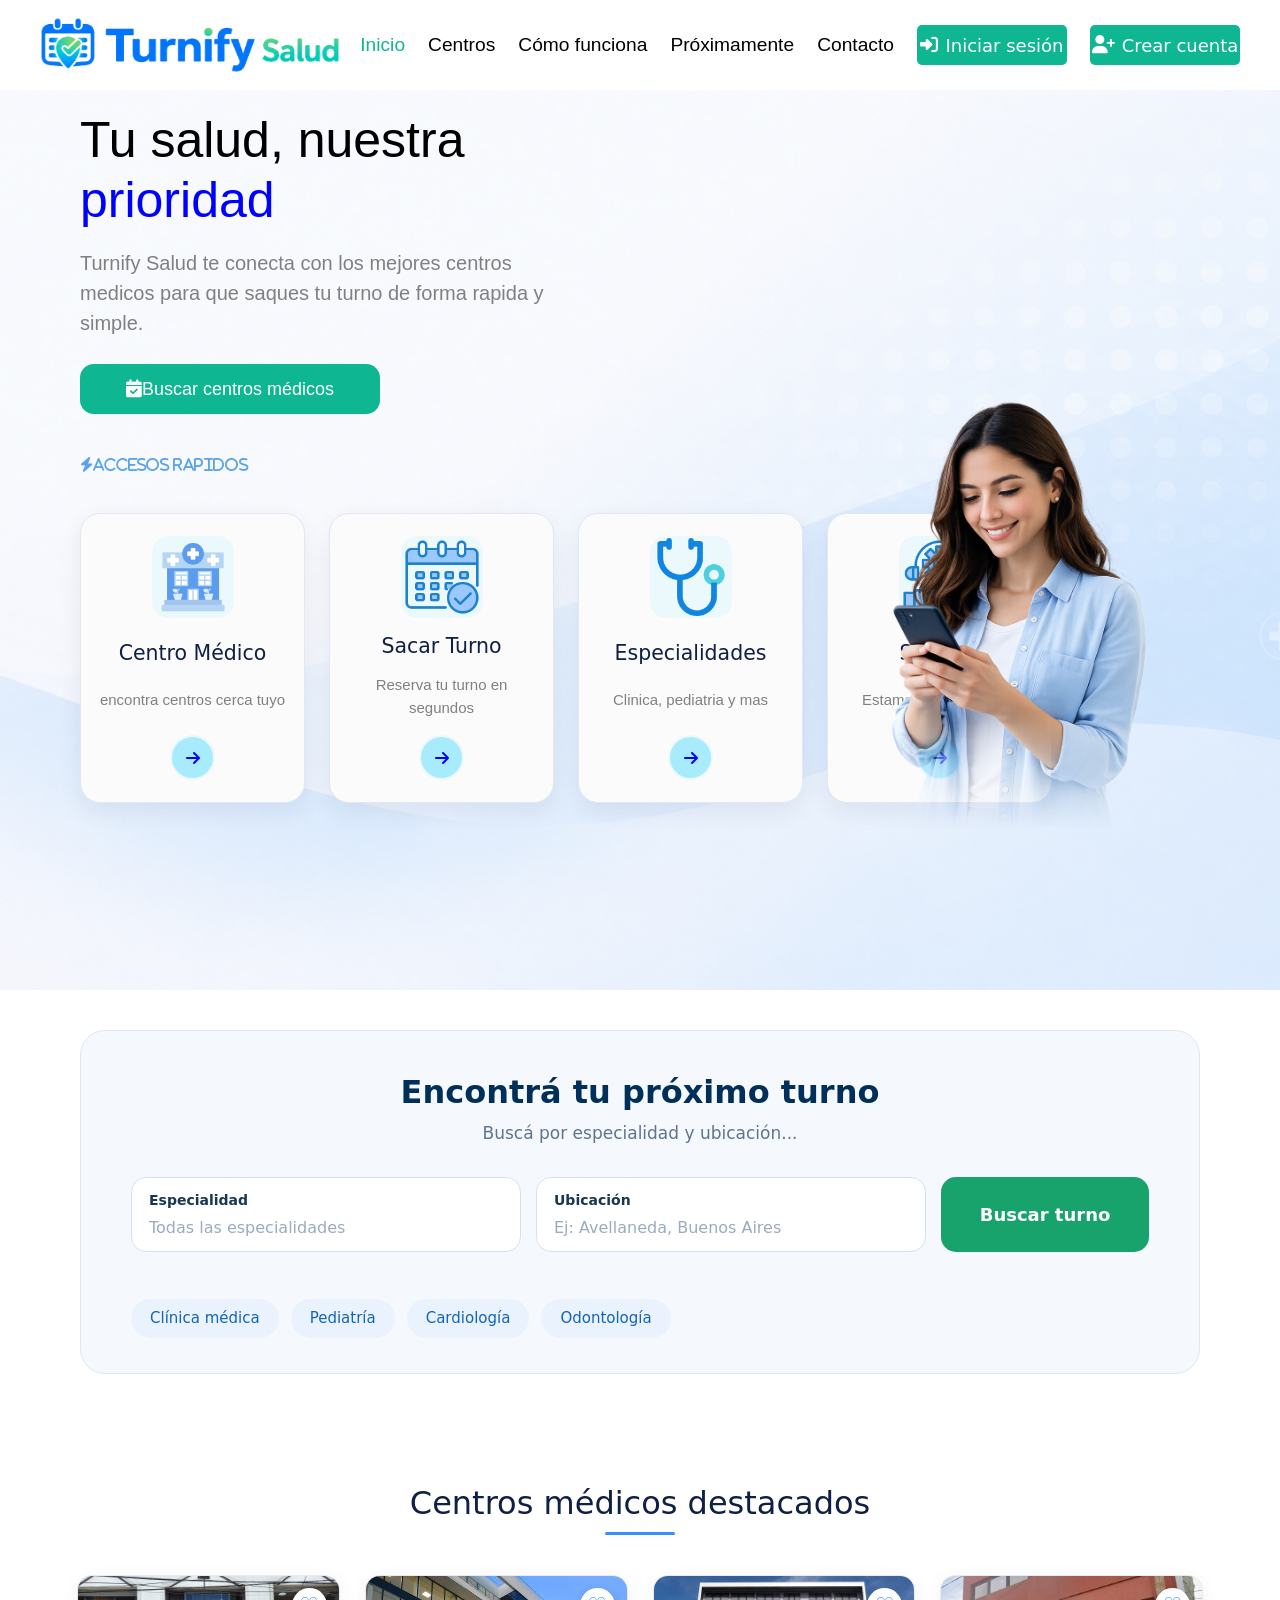
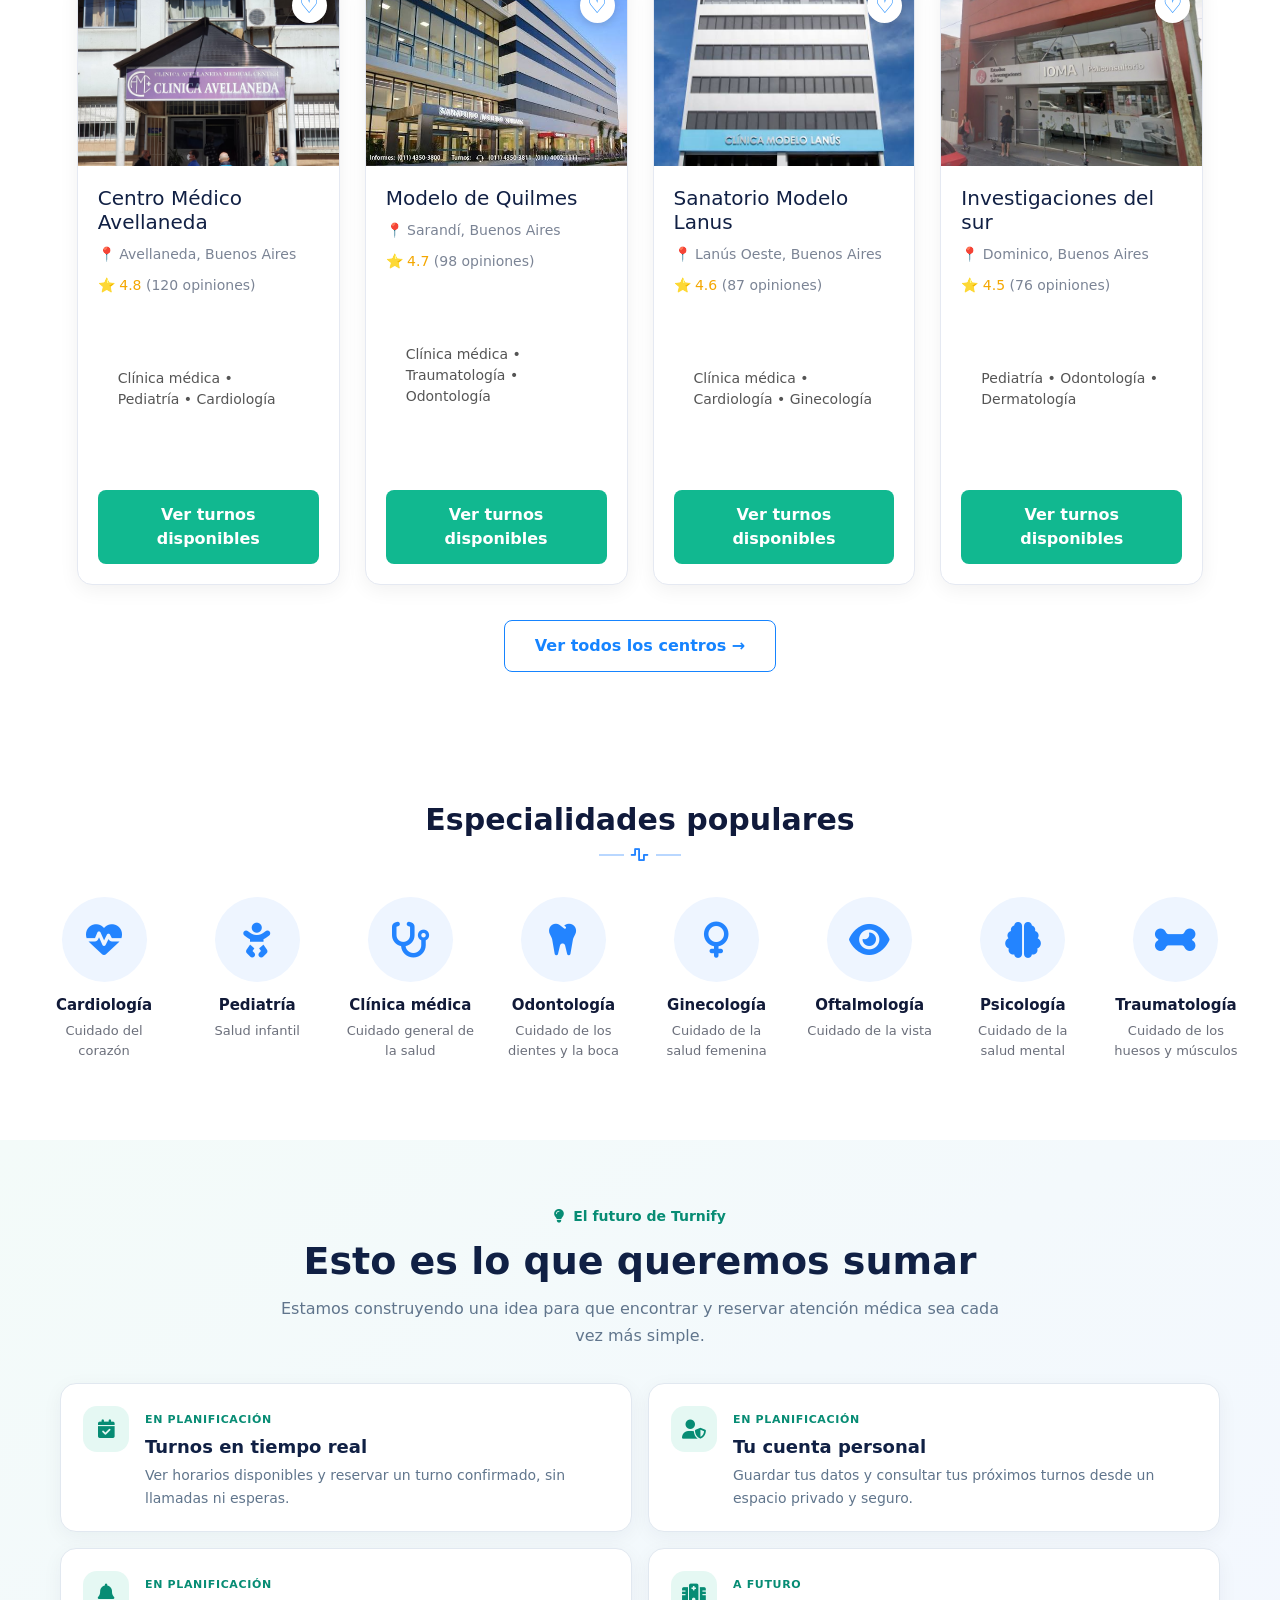
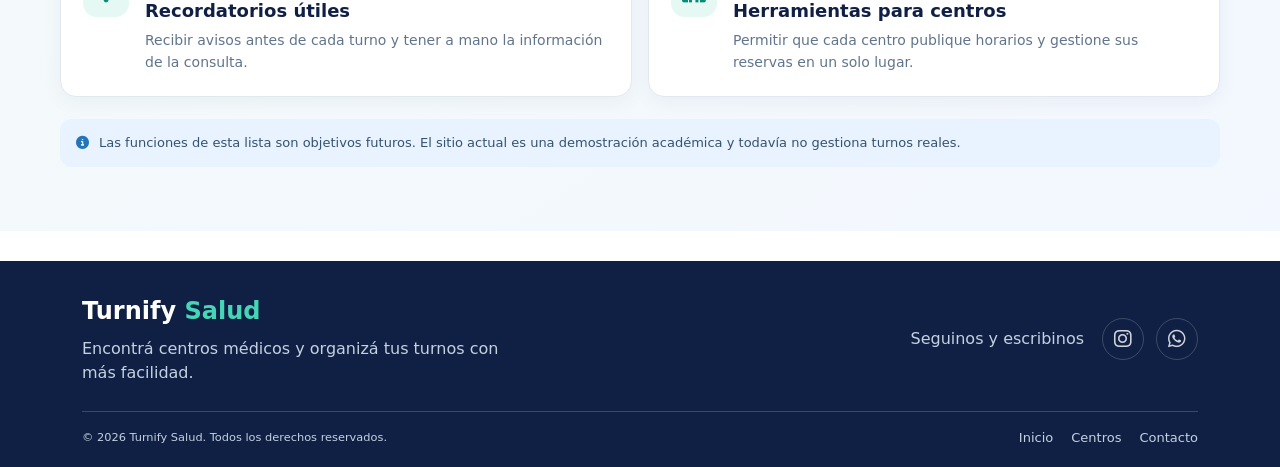
<file: index.html>
<!DOCTYPE html>
<html lang="es">

<head>
    <meta charset="UTF-8">
    <meta name="viewport" content="width=device-width, initial-scale=1.0">
    <title>Turnify Salud | Inicio</title>
    <!-- Bootstrap aporta la grilla adaptable y los estilos de formularios y botones. -->
    <link href="https://cdn.jsdelivr.net/npm/bootstrap@5.3.8/dist/css/bootstrap.min.css" rel="stylesheet" integrity="sha384-sRIl4kxILFvY47J16cr9ZwB07vP4J8+LH7qKQnuqkuIAvNWLzeN8tE5YBujZqJLB" crossorigin="anonymous">
    <link rel="stylesheet" href="./styles/main.css">
    <link rel="stylesheet" href="https://cdnjs.cloudflare.com/ajax/libs/font-awesome/6.5.2/css/all.min.css">
</head>

<body>

    <header>
    <nav class="site-nav" aria-label="Navegación principal">
        <a class="logo-link" href="./index.html" aria-label="Turnify Salud, inicio">
            <img class="logo-img" src="./img/logo-navbar.png" alt="Turnify Salud">
        </a>
        <ul class="site-nav-list">
            <li class="link-a"><a class="links active" aria-current="page" href="./index.html">Inicio</a></li>
            <li class="link-a"><a class="links" href="./pages/centros.html">Centros</a></li>
            <li class="link-a"><a class="links" href="./pages/como-funciona.html">Cómo funciona</a></li>
            <li class="link-a"><a class="links" href="#futuro">Próximamente</a></li>
            <li class="link-a"><a class="links" href="./pages/contacto.html">Contacto</a></li>
            <li class="link-a"><a class="login-crear" href="./pages/iniciar-sesion.html"><i class="fa-solid fa-right-to-bracket" aria-hidden="true"></i>Iniciar sesión</a></li>
            <li class="link-a"><a class="login-crear" href="./pages/registro.html"><i class="fa-solid fa-user-plus" aria-hidden="true"></i>Crear cuenta</a></li>
        </ul>
    </nav>
</header>
    <main>
        <!-- INICIO: PORTADA, ACCESOS RÁPIDOS E IMAGEN PRINCIPAL. -->
        <section class="section-home">
            <div class="div-container">
                <div class="div-text">
                    <h1 class="h1-title">Tu salud, nuestra <span class="prioridad">prioridad</span></h1>
                    <p class="text-inicio">Turnify Salud te conecta con los mejores centros medicos para que saques tu
                        turno de forma rapida y
                        simple.</p>
                    <div class="div-btn">
                        <a class="btn-centros btn" href="#centros-destacados">
                            <i class="fa-solid fa-calendar-check"></i>
                            Buscar centros médicos
                        </a>
                    </div>

                </div>

                <p class="text-accesos"><i class="fa-solid fa-bolt">Accesos rapidos</i></p>

                <div class="cards" data-quick-carousel aria-label="Accesos rápidos" role="region" aria-roledescription="carrusel">
                    <div class="card" data-quick-item>
                        <img src="./img/clinica.png" alt="">
                        <h3>Centro Médico</h3>
                        <p>encontra centros cerca tuyo</p>
                        <a class="btn-cards" href="./pages/centros.html" aria-label="Ver centros médicos"><i class="fa-solid fa-arrow-right"></i></a>
                    </div>

                    <div class="card" data-quick-item>
                        <img src="./img/calendario.png" alt="">
                        <h3>Sacar Turno</h3>
                        <p>Reserva tu turno en segundos</p>
                        <a class="btn-cards" href="./pages/sacar-turno.html" aria-label="Sacar un turno"><i class="fa-solid fa-arrow-right"></i></a>
                    </div>

                    <div class="card" data-quick-item>
                        <img src="./img/estetoscopio.png" alt="">
                        <h3>Especialidades</h3>
                        <p>Clinica, pediatria y mas</p>
                        <a class="btn-cards" href="#especialidades" aria-label="Ver especialidades"><i class="fa-solid fa-arrow-right"></i></a>
                    </div>

                    <div class="card" data-quick-item>
                        <img src="./img/soporte-tecnico.png" alt="">
                        <h3>Soporte</h3>
                        <p>Estamos para ayudarte</p>
                        <a class="btn-cards" href="./pages/contacto.html" aria-label="Contactar soporte"><i class="fa-solid fa-arrow-right"></i></a>
                    </div>

                </div>
                <div class="quick-carousel-controls" aria-label="Controles de accesos rápidos">
                    <button class="carousel-arrow" type="button" data-quick-prev aria-label="Ver acceso anterior">
                        <i class="fa-solid fa-arrow-left" aria-hidden="true"></i>
                    </button>
                    <span class="carousel-hint">Deslizá para ver más</span>
                    <button class="carousel-arrow" type="button" data-quick-next aria-label="Ver acceso siguiente">
                        <i class="fa-solid fa-arrow-right" aria-hidden="true"></i>
                    </button>
                </div>
            </div>
            <img class="women" src="./img/women.png" alt="">
        </section>

        <!-- BÚSQUEDA: BOOTSTRAP ARMA EL FORMULARIO Y MAIN.JS FILTRA LOS CENTROS. -->
        <section class="turno-search-section">
            <div class="turno-card">
            <div class="turno-header">
                <h1>Encontrá tu próximo turno</h1>
                <p>Buscá por especialidad y ubicación...</p>
            </div>

            <form class="turno-form" data-filter-form>
                <div class="turno-field">
                    <label for="especialidad">Especialidad</label>
                    <select class="form-select" id="especialidad" name="especialidad">
                        <option value="">Todas las especialidades</option>
                        <option>Clínica médica</option>
                        <option>Pediatría</option>
                        <option>Cardiología</option>
                    </select>
                </div>
                <div class="turno-field">
                    <label for="ubicacion">Ubicación</label>
                    <input class="form-control" id="ubicacion" name="ubicacion" type="search" placeholder="Ej: Avellaneda, Buenos Aires">
                </div>
                <button class="buscar-turno btn" type="submit">Buscar turno</button>
            </form>
            <p class="search-status" data-search-status aria-live="polite"></p>

            <div class="turno-popular">
                <button class="pill" type="button" data-filter-chip="Clínica médica">Clínica médica</button>
                <button class="pill" type="button" data-filter-chip="Pediatría">Pediatría</button>
                <button class="pill" type="button" data-filter-chip="Cardiología">Cardiología</button>
                <button class="pill" type="button" data-filter-chip="Odontología">Odontología</button>

            </div>
            </div>
        </section>

        <!-- CENTROS DESTACADOS: TARJETAS Y CARRUSEL PARA EXPLORAR OPCIONES. -->
        <section class="centros-destacados" id="centros-destacados">

            <h2>Centros médicos destacados</h2>
            <div class="linea-titulo"></div>

            <div class="contenedor-centros" data-centers-carousel data-centers-list aria-label="Centros médicos destacados" role="region" aria-roledescription="carrusel">

                <article class="card-centro" data-center-card data-name="Centro Médico Avellaneda" data-location="Avellaneda" data-specialties="clínica médica pediatría cardiología">

                    <div class="contenedor-imagen">
                        <img src="./img/clinica-avellaneda.jpeg" alt="Centro Médico Avellaneda">

                        <button class="favorito" type="button" data-favorite aria-label="Guardar Centro Médico Avellaneda en favoritos" aria-pressed="false">
                            ♡
                        </button>
                    </div>

                    <div class="info-centro">

                        <h3>Centro Médico Avellaneda</h3>

                        <p class="ubicacion">
                            📍 Avellaneda, Buenos Aires
                        </p>

                        <p class="rating">
                            ⭐ 4.8
                            <span>(120 opiniones)</span>
                        </p>

                        <p class="especialidades">
                            Clínica médica • Pediatría • Cardiología
                        </p>

                        <a class="btn-turnos" href="./pages/sacar-turno.html?centro=avellaneda">Ver turnos disponibles</a>

                    </div>

                </article>

                <article class="card-centro" data-center-card data-name="Modelo de Quilmes" data-location="Quilmes Sarandí" data-specialties="clínica médica traumatología odontología">

                    <div class="contenedor-imagen">
                        <img src="./img/modelo-quilmes.jpg" alt="Modelo de Quilmes">

                        <button class="favorito" type="button" data-favorite aria-label="Guardar Modelo de Quilmes en favoritos" aria-pressed="false">
                            ♡
                        </button>
                    </div>

                    <div class="info-centro">

                        <h3>Modelo de Quilmes</h3>

                        <p class="ubicacion">
                            📍 Sarandí, Buenos Aires
                        </p>

                        <p class="rating">
                            ⭐ 4.7
                            <span>(98 opiniones)</span>
                        </p>

                        <p class="especialidades">
                            Clínica médica • Traumatología • Odontología
                        </p>

                        <a class="btn-turnos" href="./pages/sacar-turno.html?centro=quilmes">Ver turnos disponibles</a>

                    </div>

                </article>

                <article class="card-centro" data-center-card data-name="Sanatorio Modelo Lanús" data-location="Lanús" data-specialties="clínica médica cardiología ginecología">

                    <div class="contenedor-imagen">
                        <img src="./img/modelo-lanus.jpg" alt="Sanatorio Modelo">

                        <button class="favorito" type="button" data-favorite aria-label="Guardar Sanatorio Modelo Lanús en favoritos" aria-pressed="false">
                            ♡
                        </button>
                    </div>

                    <div class="info-centro">

                        <h3>Sanatorio Modelo Lanus</h3>

                        <p class="ubicacion">
                            📍 Lanús Oeste, Buenos Aires
                        </p>

                        <p class="rating">
                            ⭐ 4.6
                            <span>(87 opiniones)</span>
                        </p>

                        <p class="especialidades">
                            Clínica médica • Cardiología • Ginecología
                        </p>

                        <a class="btn-turnos" href="./pages/sacar-turno.html?centro=lanus">Ver turnos disponibles</a>

                    </div>

                </article>

                <article class="card-centro" data-center-card data-name="Investigaciones del Sur" data-location="Villa Dominico Avellaneda" data-specialties="pediatría odontología dermatología">

                    <div class="contenedor-imagen">
                        <img src="./img/investigaciones-del-sur.jpeg" alt="Investigaciones del sur">

                        <button class="favorito" type="button" data-favorite aria-label="Guardar Investigaciones del Sur en favoritos" aria-pressed="false">
                            ♡
                        </button>
                    </div>

                    <div class="info-centro">

                        <h3>Investigaciones del sur</h3>

                        <p class="ubicacion">
                            📍 Dominico, Buenos Aires
                        </p>

                        <p class="rating">
                            ⭐ 4.5
                            <span>(76 opiniones)</span>
                        </p>

                        <p class="especialidades">
                            Pediatría • Odontología • Dermatología
                        </p>

                        <a class="btn-turnos" href="./pages/sacar-turno.html?centro=dominico">Ver turnos disponibles</a>

                    </div>

                </article>

            </div>

            <!-- En celular, estos controles acompañan el gesto de deslizar las tarjetas. -->
            <div class="centros-carousel-controls" aria-label="Controles del carrusel de centros">
                <button class="carousel-arrow" type="button" data-carousel-prev aria-label="Ver centro anterior">
                    <i class="fa-solid fa-arrow-left" aria-hidden="true"></i>
                </button>
                <span class="carousel-hint">Deslizá para explorar los centros</span>
                <button class="carousel-arrow" type="button" data-carousel-next aria-label="Ver centro siguiente">
                    <i class="fa-solid fa-arrow-right" aria-hidden="true"></i>
                </button>
            </div>

            <p class="search-status text-center" data-empty-results hidden>No encontramos centros con esos filtros. Probá otra búsqueda.</p>
            <a class="btn-ver-centros" href="./pages/centros.html">Ver todos los centros →</a>

        </section>

        <!-- ESPECIALIDADES: CUADRÍCULA RESPONSIVA DE ÁREAS MÉDICAS. -->
        <section class="especialidades" id="especialidades">

    <div class="especialidades-container">

        <!-- Encabezado de la sección -->
        <div class="especialidades-header">

            <h2>Especialidades populares</h2>

            <div class="titulo-decoracion">
                <span></span>
                <i class="fa-solid fa-wave-square"></i>
                <span></span>
            </div>

        </div>

        <!-- Abrimos una sola cuadrícula -->
        <div class="especialidades-grid">

            <!-- Tarjeta 1 -->
            <article class="especialidad-card">

                <div class="especialidad-icono">
                    <i class="fa-solid fa-heart-pulse"></i>
                </div>

                <h3>Cardiología</h3>
                <p>Cuidado del corazón</p>

            </article>

            <!-- Tarjeta 2 -->
            <article class="especialidad-card">

                <div class="especialidad-icono">
                    <i class="fa-solid fa-baby"></i>
                </div>

                <h3>Pediatría</h3>
                <p>Salud infantil</p>

            </article>

            <!-- Tarjeta 3 -->
            <article class="especialidad-card">

                <div class="especialidad-icono">
                    <i class="fa-solid fa-stethoscope"></i>
                </div>

                <h3>Clínica médica</h3>
                <p>Cuidado general de la salud</p>

            </article>

            <!-- Tarjeta 4 -->
            <article class="especialidad-card">

                <div class="especialidad-icono">
                    <i class="fa-solid fa-tooth"></i>
                </div>

                <h3>Odontología</h3>
                <p>Cuidado de los dientes y la boca</p>

            </article>

            <!-- Tarjeta 5 -->
            <article class="especialidad-card">

                <div class="especialidad-icono">
                    <i class="fa-solid fa-venus"></i>
                </div>

                <h3>Ginecología</h3>
                <p>Cuidado de la salud femenina</p>

            </article>

            <!-- Tarjeta 6 -->
            <article class="especialidad-card">

                <div class="especialidad-icono">
                    <i class="fa-solid fa-eye"></i>
                </div>

                <h3>Oftalmología</h3>
                <p>Cuidado de la vista</p>

            </article>

            <!-- Tarjeta 7 -->
            <article class="especialidad-card">

                <div class="especialidad-icono">
                    <i class="fa-solid fa-brain"></i>
                </div>

                <h3>Psicología</h3>
                <p>Cuidado de la salud mental</p>

            </article>

            <!-- Tarjeta 8 -->
            <article class="especialidad-card">

                <div class="especialidad-icono">
                    <i class="fa-solid fa-bone"></i>
                </div>

                <h3>Traumatología</h3>
                <p>Cuidado de los huesos y músculos</p>

            </article>

        <!-- Cerramos la cuadrícula después de todas las tarjetas -->
        </div>

    </div>

</section>

        <!-- PRÓXIMAMENTE: HOJA DE RUTA Y ACLARACIÓN DEL ALCANCE ACTUAL. -->
        <section class="roadmap-section" id="futuro" aria-labelledby="roadmap-title">
            <div class="roadmap-container">
                <div class="roadmap-heading">
                    <span class="roadmap-kicker"><i class="fa-solid fa-lightbulb" aria-hidden="true"></i> El futuro de Turnify</span>
                    <h2 id="roadmap-title">Esto es lo que queremos sumar</h2>
                    <p>Estamos construyendo una idea para que encontrar y reservar atención médica sea cada vez más simple.</p>
                </div>
                <div class="roadmap-grid">
                    <article class="roadmap-card">
                        <span class="roadmap-icon"><i class="fa-solid fa-calendar-check" aria-hidden="true"></i></span>
                        <div><span class="roadmap-status">En planificación</span><h3>Turnos en tiempo real</h3><p>Ver horarios disponibles y reservar un turno confirmado, sin llamadas ni esperas.</p></div>
                    </article>
                    <article class="roadmap-card">
                        <span class="roadmap-icon"><i class="fa-solid fa-user-shield" aria-hidden="true"></i></span>
                        <div><span class="roadmap-status">En planificación</span><h3>Tu cuenta personal</h3><p>Guardar tus datos y consultar tus próximos turnos desde un espacio privado y seguro.</p></div>
                    </article>
                    <article class="roadmap-card">
                        <span class="roadmap-icon"><i class="fa-solid fa-bell" aria-hidden="true"></i></span>
                        <div><span class="roadmap-status">En planificación</span><h3>Recordatorios útiles</h3><p>Recibir avisos antes de cada turno y tener a mano la información de la consulta.</p></div>
                    </article>
                    <article class="roadmap-card">
                        <span class="roadmap-icon"><i class="fa-solid fa-hospital" aria-hidden="true"></i></span>
                        <div><span class="roadmap-status">A futuro</span><h3>Herramientas para centros</h3><p>Permitir que cada centro publique horarios y gestione sus reservas en un solo lugar.</p></div>
                    </article>
                </div>
                <p class="roadmap-note"><i class="fa-solid fa-circle-info" aria-hidden="true"></i> Las funciones de esta lista son objetivos futuros. El sitio actual es una demostración académica y todavía no gestiona turnos reales.</p>
            </div>
        </section>

    </main>

    <footer class="site-footer">
    <div class="container">
        <div class="footer-main">
            <div class="footer-brand">
                <a class="footer-brand-name" href="./index.html">Turnify <span>Salud</span></a>
                <p>Encontrá centros médicos y organizá tus turnos con más facilidad.</p>
            </div>
            <div class="footer-social" aria-label="Redes sociales">
                <span class="footer-social-label">Seguinos y escribinos</span>
                <a class="footer-social-link" href="#" aria-label="Instagram, enlace pendiente" aria-disabled="true" title="Enlace pendiente" data-social-placeholder><i class="fa-brands fa-instagram" aria-hidden="true"></i></a>
                <a class="footer-social-link" href="#" aria-label="WhatsApp, enlace pendiente" aria-disabled="true" title="Enlace pendiente" data-social-placeholder><i class="fa-brands fa-whatsapp" aria-hidden="true"></i></a>
            </div>
        </div>
        <div class="footer-bottom">
            <small>© 2026 Turnify Salud. Todos los derechos reservados.</small>
            <ul class="footer-links" aria-label="Enlaces del pie de página">
                <li><a href="./index.html">Inicio</a></li>
                <li><a href="./pages/centros.html">Centros</a></li>
                <li><a href="./pages/contacto.html">Contacto</a></li>
            </ul>
        </div>
    </div>
</footer>

    <!-- Bootstrap activa el menú móvil; main.js agrega búsqueda, favoritos y formularios. -->
    <script src="https://cdn.jsdelivr.net/npm/bootstrap@5.3.8/dist/js/bootstrap.bundle.min.js" integrity="sha384-FKyoEForCGlyvwx9Hj09JcYn3nv7wiPVlz7YYwJrWVcXK/BmnVDxM+D2scQbITxI" crossorigin="anonymous"></script>
    <script src="./JavaScript/main.js" defer></script>
</body>

</html>
</file>
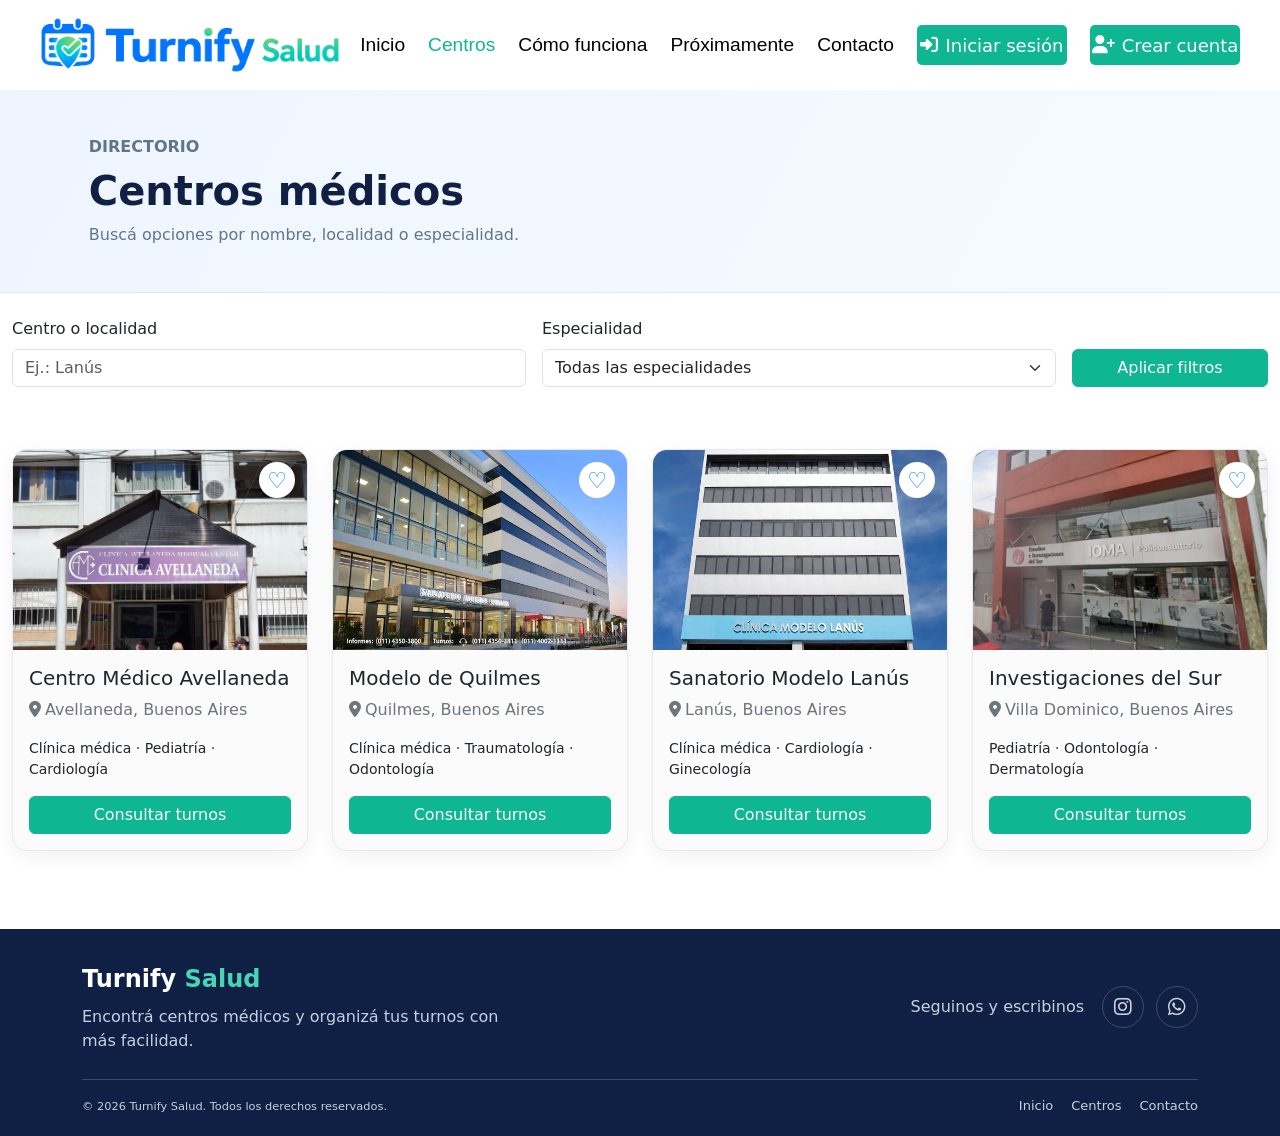
<file: pages/centros.html>
<!doctype html>
<html lang="es">
<head>
    <!-- Metadatos y archivos compartidos por las páginas del sitio. -->
    <meta charset="utf-8"><meta name="viewport" content="width=device-width, initial-scale=1">
    <meta name="description" content="Explorá centros médicos y especialidades en Turnify Salud.">
    <title>Centros médicos | Turnify Salud</title>
    <link href="https://cdn.jsdelivr.net/npm/bootstrap@5.3.8/dist/css/bootstrap.min.css" rel="stylesheet" integrity="sha384-sRIl4kxILFvY47J16cr9ZwB07vP4J8+LH7qKQnuqkuIAvNWLzeN8tE5YBujZqJLB" crossorigin="anonymous">
    <link rel="stylesheet" href="https://cdnjs.cloudflare.com/ajax/libs/font-awesome/6.5.2/css/all.min.css">
    <link rel="stylesheet" href="../styles/main.css">
</head>
<body>
    <!-- Navegación principal: los enlaces relativos funcionan también al publicar el proyecto. -->
    <header>
    <nav class="site-nav" aria-label="Navegación principal">
        <a class="logo-link" href="../index.html" aria-label="Turnify Salud, inicio">
            <img class="logo-img" src="../img/logo-navbar.png" alt="Turnify Salud">
        </a>
        <ul class="site-nav-list">
            <li class="link-a"><a class="links" href="../index.html">Inicio</a></li>
            <li class="link-a"><a class="links active" aria-current="page" href="./centros.html">Centros</a></li>
            <li class="link-a"><a class="links" href="./como-funciona.html">Cómo funciona</a></li>
            <li class="link-a"><a class="links" href="../index.html#futuro">Próximamente</a></li>
            <li class="link-a"><a class="links" href="./contacto.html">Contacto</a></li>
            <li class="link-a"><a class="login-crear" href="./iniciar-sesion.html"><i class="fa-solid fa-right-to-bracket" aria-hidden="true"></i>Iniciar sesión</a></li>
            <li class="link-a"><a class="login-crear" href="./registro.html"><i class="fa-solid fa-user-plus" aria-hidden="true"></i>Crear cuenta</a></li>
        </ul>
    </nav>
</header>

    <main>
        <!-- Encabezado de página que explica qué puede hacer la persona. -->
        <section class="page-hero"><div class="container"><p class="text-turnify fw-bold text-uppercase mb-2">Directorio</p><h1>Centros médicos</h1><p class="muted-copy mb-0">Buscá opciones por nombre, localidad o especialidad.</p></div></section>

        <!-- Filtros: el JavaScript compara estos campos con los datos de cada tarjeta. -->
        <section class="container content-section centers-page-section pt-4" aria-label="Buscar centros">
            <form class="row g-3 align-items-end mb-4" data-filter-form>
                <div class="col-12 col-md-5"><label class="form-label" for="filtro-centro">Centro o localidad</label><input class="form-control" id="filtro-centro" type="search" placeholder="Ej.: Lanús" data-filter-location></div>
                <div class="col-12 col-md-5"><label class="form-label" for="filtro-especialidad">Especialidad</label><select class="form-select" id="filtro-especialidad" data-filter-specialty><option value="">Todas las especialidades</option><option>Clínica médica</option><option>Pediatría</option><option>Cardiología</option><option>Odontología</option><option>Traumatología</option><option>Ginecología</option><option>Dermatología</option></select></div>
                <div class="col-12 col-md-2 d-grid"><button class="btn btn-turnify" type="submit">Aplicar filtros</button></div>
            </form>
            <p class="search-status" data-search-status aria-live="polite"></p>

            <!-- Tarjetas de centros. Los atributos data-* guardan la información que usa el filtro. -->
            <div class="row g-4" data-centers-list>
                <div class="col-12 col-md-6 col-xl-3" data-center-card data-name="Centro Médico Avellaneda" data-location="Avellaneda" data-specialties="clínica médica pediatría cardiología"><article class="card center-card position-relative"><img src="../img/clinica-avellaneda.jpeg" alt="Fachada del Centro Médico Avellaneda"><button class="favorite-button" type="button" aria-label="Guardar Centro Médico Avellaneda en favoritos" aria-pressed="false" data-favorite>♡</button><div class="card-body"><h2 class="h5">Centro Médico Avellaneda</h2><p class="text-secondary"><i class="fa-solid fa-location-dot me-1" aria-hidden="true"></i>Avellaneda, Buenos Aires</p><p class="small">Clínica médica · Pediatría · Cardiología</p><a class="btn btn-turnify" href="./sacar-turno.html?centro=avellaneda">Consultar turnos</a></div></article></div>
                <div class="col-12 col-md-6 col-xl-3" data-center-card data-name="Modelo de Quilmes" data-location="Quilmes Sarandi" data-specialties="clínica médica traumatología odontología"><article class="card center-card position-relative"><img src="../img/modelo-quilmes.jpg" alt="Centro médico Modelo de Quilmes"><button class="favorite-button" type="button" aria-label="Guardar Modelo de Quilmes en favoritos" aria-pressed="false" data-favorite>♡</button><div class="card-body"><h2 class="h5">Modelo de Quilmes</h2><p class="text-secondary"><i class="fa-solid fa-location-dot me-1" aria-hidden="true"></i>Quilmes, Buenos Aires</p><p class="small">Clínica médica · Traumatología · Odontología</p><a class="btn btn-turnify" href="./sacar-turno.html?centro=quilmes">Consultar turnos</a></div></article></div>
                <div class="col-12 col-md-6 col-xl-3" data-center-card data-name="Sanatorio Modelo Lanús" data-location="Lanús" data-specialties="clínica médica cardiología ginecología"><article class="card center-card position-relative"><img src="../img/modelo-lanus.jpg" alt="Edificio del Sanatorio Modelo Lanús"><button class="favorite-button" type="button" aria-label="Guardar Sanatorio Modelo Lanús en favoritos" aria-pressed="false" data-favorite>♡</button><div class="card-body"><h2 class="h5">Sanatorio Modelo Lanús</h2><p class="text-secondary"><i class="fa-solid fa-location-dot me-1" aria-hidden="true"></i>Lanús, Buenos Aires</p><p class="small">Clínica médica · Cardiología · Ginecología</p><a class="btn btn-turnify" href="./sacar-turno.html?centro=lanus">Consultar turnos</a></div></article></div>
                <div class="col-12 col-md-6 col-xl-3" data-center-card data-name="Investigaciones del Sur" data-location="Villa Dominico Avellaneda" data-specialties="pediatría odontología dermatología"><article class="card center-card position-relative"><img src="../img/investigaciones-del-sur.jpeg" alt="Centro Investigaciones del Sur"><button class="favorite-button" type="button" aria-label="Guardar Investigaciones del Sur en favoritos" aria-pressed="false" data-favorite>♡</button><div class="card-body"><h2 class="h5">Investigaciones del Sur</h2><p class="text-secondary"><i class="fa-solid fa-location-dot me-1" aria-hidden="true"></i>Villa Dominico, Buenos Aires</p><p class="small">Pediatría · Odontología · Dermatología</p><a class="btn btn-turnify" href="./sacar-turno.html?centro=dominico">Consultar turnos</a></div></article></div>
            </div>
            <p class="search-status text-center mt-4" data-empty-results hidden>No hay centros que coincidan. Cambiá algún filtro para ver más opciones.</p>
        </section>
    </main>

    <!-- Pie de página y archivos JavaScript. -->
    <footer class="site-footer">
    <div class="container">
        <div class="footer-main">
            <div class="footer-brand">
                <a class="footer-brand-name" href="../index.html">Turnify <span>Salud</span></a>
                <p>Encontrá centros médicos y organizá tus turnos con más facilidad.</p>
            </div>
            <div class="footer-social" aria-label="Redes sociales">
                <span class="footer-social-label">Seguinos y escribinos</span>
                <a class="footer-social-link" href="#" aria-label="Instagram, enlace pendiente" aria-disabled="true" title="Enlace pendiente" data-social-placeholder><i class="fa-brands fa-instagram" aria-hidden="true"></i></a>
                <a class="footer-social-link" href="#" aria-label="WhatsApp, enlace pendiente" aria-disabled="true" title="Enlace pendiente" data-social-placeholder><i class="fa-brands fa-whatsapp" aria-hidden="true"></i></a>
            </div>
        </div>
        <div class="footer-bottom">
            <small>© 2026 Turnify Salud. Todos los derechos reservados.</small>
            <ul class="footer-links" aria-label="Enlaces del pie de página">
                <li><a href="../index.html">Inicio</a></li>
                <li><a href="./centros.html">Centros</a></li>
                <li><a href="./contacto.html">Contacto</a></li>
            </ul>
        </div>
    </div>
</footer>
    <script src="https://cdn.jsdelivr.net/npm/bootstrap@5.3.8/dist/js/bootstrap.bundle.min.js" integrity="sha384-FKyoEForCGlyvwx9Hj09JcYn3nv7wiPVlz7YYwJrWVcXK/BmnVDxM+D2scQbITxI" crossorigin="anonymous"></script>
    <script src="../JavaScript/main.js" defer></script>
</body>
</html>
</file>
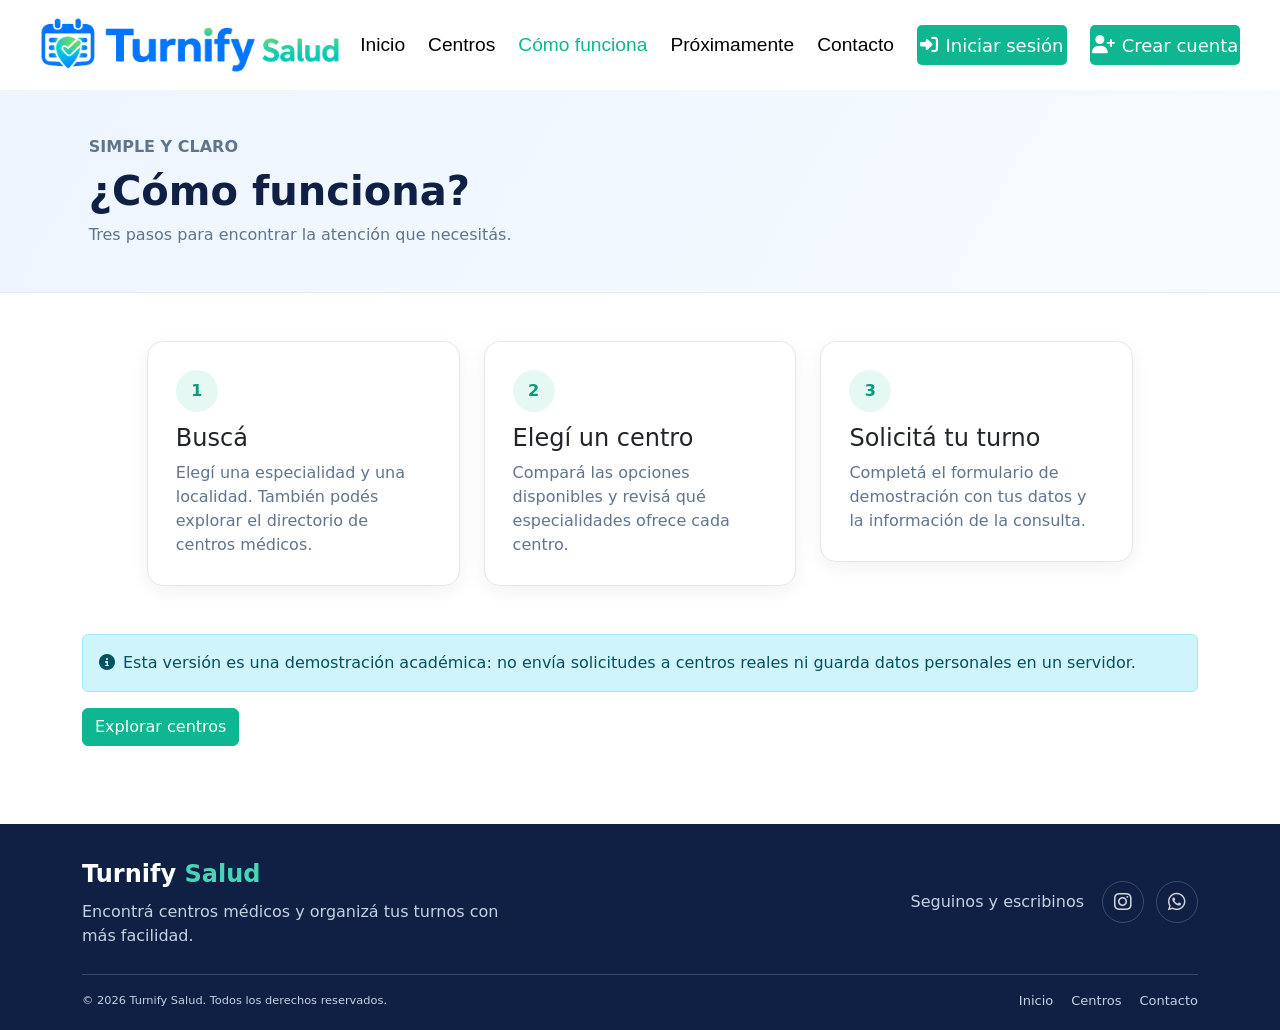
<file: pages/como-funciona.html>
<!doctype html>
<html lang="es">
<head>
    <!-- Datos de la página y recursos visuales compartidos. -->
    <meta charset="utf-8"><meta name="viewport" content="width=device-width, initial-scale=1">
    <meta name="description" content="Aprendé cómo buscar un centro y solicitar un turno con Turnify Salud.">
    <title>Cómo funciona | Turnify Salud</title>
    <link href="https://cdn.jsdelivr.net/npm/bootstrap@5.3.8/dist/css/bootstrap.min.css" rel="stylesheet" integrity="sha384-sRIl4kxILFvY47J16cr9ZwB07vP4J8+LH7qKQnuqkuIAvNWLzeN8tE5YBujZqJLB" crossorigin="anonymous">
    <link rel="stylesheet" href="https://cdnjs.cloudflare.com/ajax/libs/font-awesome/6.5.2/css/all.min.css"><link rel="stylesheet" href="../styles/main.css">
</head>
<body>
    <!-- Barra de navegación adaptable, igual en todas las secciones. -->
    <header>
    <nav class="site-nav" aria-label="Navegación principal">
        <a class="logo-link" href="../index.html" aria-label="Turnify Salud, inicio">
            <img class="logo-img" src="../img/logo-navbar.png" alt="Turnify Salud">
        </a>
        <ul class="site-nav-list">
            <li class="link-a"><a class="links" href="../index.html">Inicio</a></li>
            <li class="link-a"><a class="links" href="./centros.html">Centros</a></li>
            <li class="link-a"><a class="links active" aria-current="page" href="./como-funciona.html">Cómo funciona</a></li>
            <li class="link-a"><a class="links" href="../index.html#futuro">Próximamente</a></li>
            <li class="link-a"><a class="links" href="./contacto.html">Contacto</a></li>
            <li class="link-a"><a class="login-crear" href="./iniciar-sesion.html"><i class="fa-solid fa-right-to-bracket" aria-hidden="true"></i>Iniciar sesión</a></li>
            <li class="link-a"><a class="login-crear" href="./registro.html"><i class="fa-solid fa-user-plus" aria-hidden="true"></i>Crear cuenta</a></li>
        </ul>
    </nav>
</header>

    <main>
        <!-- Introducción: resume el propósito de Turnify Salud. -->
        <section class="page-hero"><div class="container"><p class="text-turnify fw-bold text-uppercase mb-2">Simple y claro</p><h1>¿Cómo funciona?</h1><p class="muted-copy mb-0">Tres pasos para encontrar la atención que necesitás.</p></div></section>

        <!-- Pasos: Bootstrap organiza las tarjetas y las adapta a diferentes tamaños. -->
        <section class="container content-section" aria-label="Pasos para solicitar un turno"><div class="row g-4">
            <div class="col-12 col-md-4"><article class="step-card"><span class="step-number">1</span><h2 class="h4">Buscá</h2><p class="muted-copy mb-0">Elegí una especialidad y una localidad. También podés explorar el directorio de centros médicos.</p></article></div>
            <div class="col-12 col-md-4"><article class="step-card"><span class="step-number">2</span><h2 class="h4">Elegí un centro</h2><p class="muted-copy mb-0">Compará las opciones disponibles y revisá qué especialidades ofrece cada centro.</p></article></div>
            <div class="col-12 col-md-4"><article class="step-card"><span class="step-number">3</span><h2 class="h4">Solicitá tu turno</h2><p class="muted-copy mb-0">Completá el formulario de demostración con tus datos y la información de la consulta.</p></article></div>
        </div></section>

        <!-- Aclaración funcional para que la persona entienda el alcance de esta maqueta académica. -->
        <section class="container pb-5"><div class="alert alert-info" role="note"><i class="fa-solid fa-circle-info me-2" aria-hidden="true"></i>Esta versión es una demostración académica: no envía solicitudes a centros reales ni guarda datos personales en un servidor.</div><a class="btn btn-turnify" href="./centros.html">Explorar centros</a></section>
    </main>
    <footer class="site-footer">
    <div class="container">
        <div class="footer-main">
            <div class="footer-brand">
                <a class="footer-brand-name" href="../index.html">Turnify <span>Salud</span></a>
                <p>Encontrá centros médicos y organizá tus turnos con más facilidad.</p>
            </div>
            <div class="footer-social" aria-label="Redes sociales">
                <span class="footer-social-label">Seguinos y escribinos</span>
                <a class="footer-social-link" href="#" aria-label="Instagram, enlace pendiente" aria-disabled="true" title="Enlace pendiente" data-social-placeholder><i class="fa-brands fa-instagram" aria-hidden="true"></i></a>
                <a class="footer-social-link" href="#" aria-label="WhatsApp, enlace pendiente" aria-disabled="true" title="Enlace pendiente" data-social-placeholder><i class="fa-brands fa-whatsapp" aria-hidden="true"></i></a>
            </div>
        </div>
        <div class="footer-bottom">
            <small>© 2026 Turnify Salud. Todos los derechos reservados.</small>
            <ul class="footer-links" aria-label="Enlaces del pie de página">
                <li><a href="../index.html">Inicio</a></li>
                <li><a href="./centros.html">Centros</a></li>
                <li><a href="./contacto.html">Contacto</a></li>
            </ul>
        </div>
    </div>
</footer>
    <script src="https://cdn.jsdelivr.net/npm/bootstrap@5.3.8/dist/js/bootstrap.bundle.min.js" integrity="sha384-FKyoEForCGlyvwx9Hj09JcYn3nv7wiPVlz7YYwJrWVcXK/BmnVDxM+D2scQbITxI" crossorigin="anonymous"></script><script src="../JavaScript/main.js" defer></script>
</body>
</html>
</file>
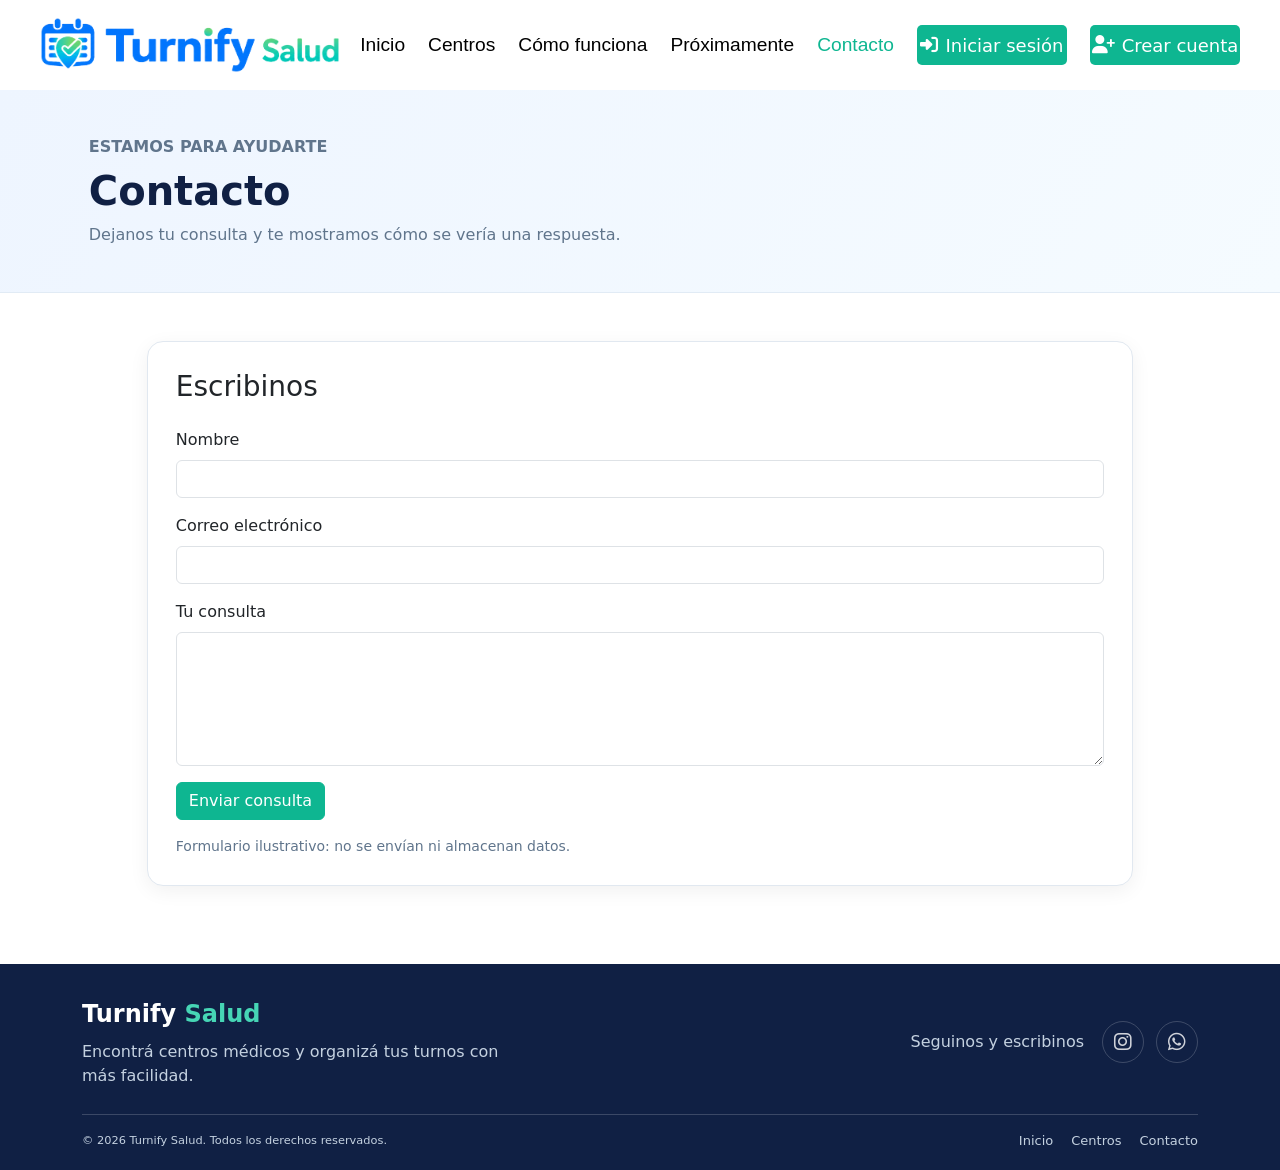
<file: pages/contacto.html>
<!doctype html>
<html lang="es">
<head>
    <!-- Metadatos y archivos compartidos con el resto del sitio. -->
    <meta charset="utf-8"><meta name="viewport" content="width=device-width, initial-scale=1">
    <meta name="description" content="Contactá al equipo de Turnify Salud.">
    <title>Contacto | Turnify Salud</title>
    <link href="https://cdn.jsdelivr.net/npm/bootstrap@5.3.8/dist/css/bootstrap.min.css" rel="stylesheet" integrity="sha384-sRIl4kxILFvY47J16cr9ZwB07vP4J8+LH7qKQnuqkuIAvNWLzeN8tE5YBujZqJLB" crossorigin="anonymous">
    <link rel="stylesheet" href="https://cdnjs.cloudflare.com/ajax/libs/font-awesome/6.5.2/css/all.min.css"><link rel="stylesheet" href="../styles/main.css">
</head>
<body>
    <!-- Navegación principal con el enlace actual marcado. -->
    <header>
    <nav class="site-nav" aria-label="Navegación principal">
        <a class="logo-link" href="../index.html" aria-label="Turnify Salud, inicio">
            <img class="logo-img" src="../img/logo-navbar.png" alt="Turnify Salud">
        </a>
        <ul class="site-nav-list">
            <li class="link-a"><a class="links" href="../index.html">Inicio</a></li>
            <li class="link-a"><a class="links" href="./centros.html">Centros</a></li>
            <li class="link-a"><a class="links" href="./como-funciona.html">Cómo funciona</a></li>
            <li class="link-a"><a class="links" href="../index.html#futuro">Próximamente</a></li>
            <li class="link-a"><a class="links active" aria-current="page" href="./contacto.html">Contacto</a></li>
            <li class="link-a"><a class="login-crear" href="./iniciar-sesion.html"><i class="fa-solid fa-right-to-bracket" aria-hidden="true"></i>Iniciar sesión</a></li>
            <li class="link-a"><a class="login-crear" href="./registro.html"><i class="fa-solid fa-user-plus" aria-hidden="true"></i>Crear cuenta</a></li>
        </ul>
    </nav>
</header>

    <main>
        <!-- Cabecera de contacto. -->
        <section class="page-hero"><div class="container"><p class="text-turnify fw-bold text-uppercase mb-2">Estamos para ayudarte</p><h1>Contacto</h1><p class="muted-copy mb-0">Dejanos tu consulta y te mostramos cómo se vería una respuesta.</p></div></section>

        <!-- Formulario de ejemplo: JavaScript valida campos y muestra un mensaje local. -->
        <section class="container content-section" id="consultas" aria-labelledby="contacto-titulo"><div class="form-card">
            <h2 class="h3 mb-4" id="contacto-titulo">Escribinos</h2>
            <form data-contact-form>
                <div class="mb-3"><label class="form-label" for="nombre">Nombre</label><input class="form-control" id="nombre" name="nombre" autocomplete="name" required></div>
                <div class="mb-3"><label class="form-label" for="email">Correo electrónico</label><input class="form-control" id="email" name="email" type="email" autocomplete="email" required></div>
                <div class="mb-3"><label class="form-label" for="consulta">Tu consulta</label><textarea class="form-control" id="consulta" name="consulta" rows="5" minlength="10" required></textarea></div>
                <button class="btn btn-turnify" type="submit">Enviar consulta</button>
                <p class="form-feedback mt-3 mb-0" data-form-feedback aria-live="polite"></p>
            </form>
            <p class="small muted-copy mt-3 mb-0">Formulario ilustrativo: no se envían ni almacenan datos.</p>
        </div></section>
    </main>
    <footer class="site-footer">
    <div class="container">
        <div class="footer-main">
            <div class="footer-brand">
                <a class="footer-brand-name" href="../index.html">Turnify <span>Salud</span></a>
                <p>Encontrá centros médicos y organizá tus turnos con más facilidad.</p>
            </div>
            <div class="footer-social" aria-label="Redes sociales">
                <span class="footer-social-label">Seguinos y escribinos</span>
                <a class="footer-social-link" href="#" aria-label="Instagram, enlace pendiente" aria-disabled="true" title="Enlace pendiente" data-social-placeholder><i class="fa-brands fa-instagram" aria-hidden="true"></i></a>
                <a class="footer-social-link" href="#" aria-label="WhatsApp, enlace pendiente" aria-disabled="true" title="Enlace pendiente" data-social-placeholder><i class="fa-brands fa-whatsapp" aria-hidden="true"></i></a>
            </div>
        </div>
        <div class="footer-bottom">
            <small>© 2026 Turnify Salud. Todos los derechos reservados.</small>
            <ul class="footer-links" aria-label="Enlaces del pie de página">
                <li><a href="../index.html">Inicio</a></li>
                <li><a href="./centros.html">Centros</a></li>
                <li><a href="./contacto.html">Contacto</a></li>
            </ul>
        </div>
    </div>
</footer>
    <script src="https://cdn.jsdelivr.net/npm/bootstrap@5.3.8/dist/js/bootstrap.bundle.min.js" integrity="sha384-FKyoEForCGlyvwx9Hj09JcYn3nv7wiPVlz7YYwJrWVcXK/BmnVDxM+D2scQbITxI" crossorigin="anonymous"></script><script src="../JavaScript/main.js" defer></script>
</body>
</html>
</file>
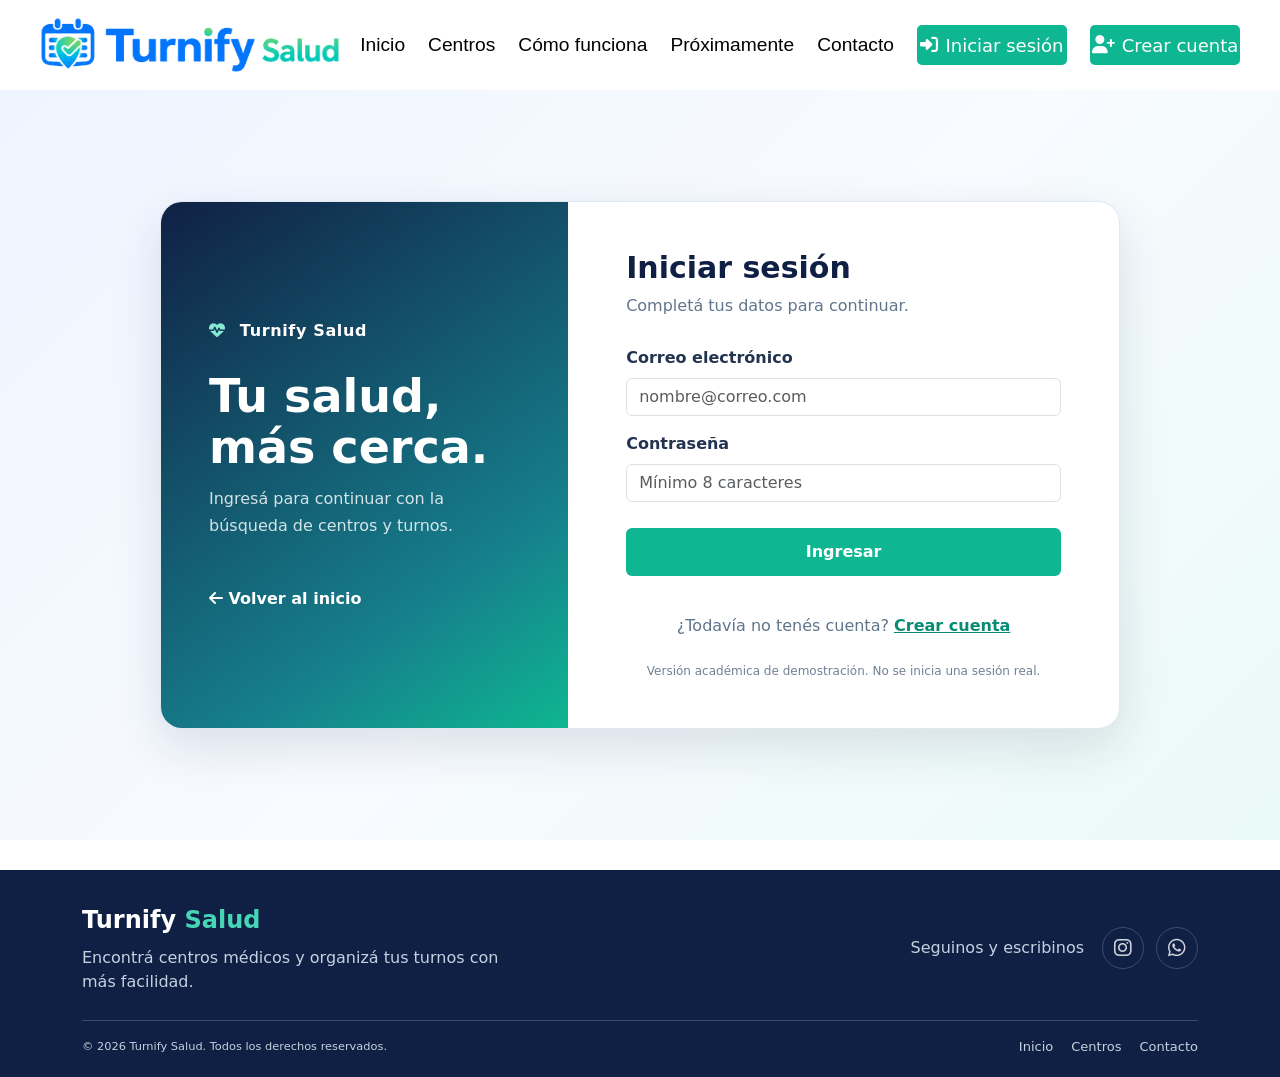
<file: pages/iniciar-sesion.html>
<!doctype html>
<html lang="es">
<head>
    <meta charset="utf-8">
    <meta name="viewport" content="width=device-width, initial-scale=1">
    <meta name="description" content="Ingresá a Turnify Salud.">
    <title>Iniciar sesión | Turnify Salud</title>
    <link href="https://cdn.jsdelivr.net/npm/bootstrap@5.3.8/dist/css/bootstrap.min.css" rel="stylesheet" integrity="sha384-sRIl4kxILFvY47J16cr9ZwB07vP4J8+LH7qKQnuqkuIAvNWLzeN8tE5YBujZqJLB" crossorigin="anonymous">
    <link rel="stylesheet" href="https://cdnjs.cloudflare.com/ajax/libs/font-awesome/6.5.2/css/all.min.css">
    <link rel="stylesheet" href="../styles/main.css">
</head>
<body>
    <!-- Barra de navegación compartida con el resto del sitio. -->
    <header>
    <nav class="site-nav" aria-label="Navegación principal">
        <a class="logo-link" href="../index.html" aria-label="Turnify Salud, inicio">
            <img class="logo-img" src="../img/logo-navbar.png" alt="Turnify Salud">
        </a>
        <ul class="site-nav-list">
            <li class="link-a"><a class="links" href="../index.html">Inicio</a></li>
            <li class="link-a"><a class="links" href="./centros.html">Centros</a></li>
            <li class="link-a"><a class="links" href="./como-funciona.html">Cómo funciona</a></li>
            <li class="link-a"><a class="links" href="../index.html#futuro">Próximamente</a></li>
            <li class="link-a"><a class="links" href="./contacto.html">Contacto</a></li>
            <li class="link-a"><a class="login-crear" href="./iniciar-sesion.html" aria-current="page"><i class="fa-solid fa-right-to-bracket" aria-hidden="true"></i>Iniciar sesión</a></li>
            <li class="link-a"><a class="login-crear" href="./registro.html"><i class="fa-solid fa-user-plus" aria-hidden="true"></i>Crear cuenta</a></li>
        </ul>
    </nav>
</header>

    <main class="auth-page">
        <div class="auth-layout">
            <section class="auth-intro">
                <span class="auth-kicker"><i class="fa-solid fa-heart-pulse" aria-hidden="true"></i> Turnify Salud</span>
                <h1>Tu salud, más cerca.</h1>
                <p>Ingresá para continuar con la búsqueda de centros y turnos.</p>
                <a class="auth-back-link" href="../index.html"><i class="fa-solid fa-arrow-left" aria-hidden="true"></i> Volver al inicio</a>
            </section>

            <section class="auth-card" aria-labelledby="login-title">
                <h2 id="login-title">Iniciar sesión</h2>
                <p class="auth-subtitle">Completá tus datos para continuar.</p>
                <!-- Formulario de demostración: no transmite ni guarda credenciales. -->
                <form data-auth-form="login">
                    <div class="mb-3">
                        <label class="form-label" for="login-email">Correo electrónico</label>
                        <input class="form-control" id="login-email" name="email" type="email" autocomplete="email" placeholder="nombre@correo.com" required>
                    </div>
                    <div class="mb-3">
                        <label class="form-label" for="login-password">Contraseña</label>
                        <input class="form-control" id="login-password" name="password" type="password" autocomplete="current-password" minlength="8" placeholder="Mínimo 8 caracteres" required>
                    </div>
                    <button class="btn btn-turnify auth-submit" type="submit">Ingresar</button>
                    <p class="form-feedback auth-feedback" data-auth-feedback aria-live="polite"></p>
                </form>
                <p class="auth-switch">¿Todavía no tenés cuenta? <a href="./registro.html">Crear cuenta</a></p>
                <p class="auth-demo-note">Versión académica de demostración. No se inicia una sesión real.</p>
            </section>
        </div>
    </main>

    <footer class="site-footer">
    <div class="container">
        <div class="footer-main">
            <div class="footer-brand">
                <a class="footer-brand-name" href="../index.html">Turnify <span>Salud</span></a>
                <p>Encontrá centros médicos y organizá tus turnos con más facilidad.</p>
            </div>
            <div class="footer-social" aria-label="Redes sociales">
                <span class="footer-social-label">Seguinos y escribinos</span>
                <a class="footer-social-link" href="#" aria-label="Instagram, enlace pendiente" aria-disabled="true" title="Enlace pendiente" data-social-placeholder><i class="fa-brands fa-instagram" aria-hidden="true"></i></a>
                <a class="footer-social-link" href="#" aria-label="WhatsApp, enlace pendiente" aria-disabled="true" title="Enlace pendiente" data-social-placeholder><i class="fa-brands fa-whatsapp" aria-hidden="true"></i></a>
            </div>
        </div>
        <div class="footer-bottom">
            <small>© 2026 Turnify Salud. Todos los derechos reservados.</small>
            <ul class="footer-links" aria-label="Enlaces del pie de página">
                <li><a href="../index.html">Inicio</a></li>
                <li><a href="./centros.html">Centros</a></li>
                <li><a href="./contacto.html">Contacto</a></li>
            </ul>
        </div>
    </div>
</footer>
    <script src="https://cdn.jsdelivr.net/npm/bootstrap@5.3.8/dist/js/bootstrap.bundle.min.js" integrity="sha384-FKyoEForCGlyvwx9Hj09JcYn3nv7wiPVlz7YYwJrWVcXK/BmnVDxM+D2scQbITxI" crossorigin="anonymous"></script>
    <script src="../JavaScript/main.js" defer></script>
</body>
</html>
</file>
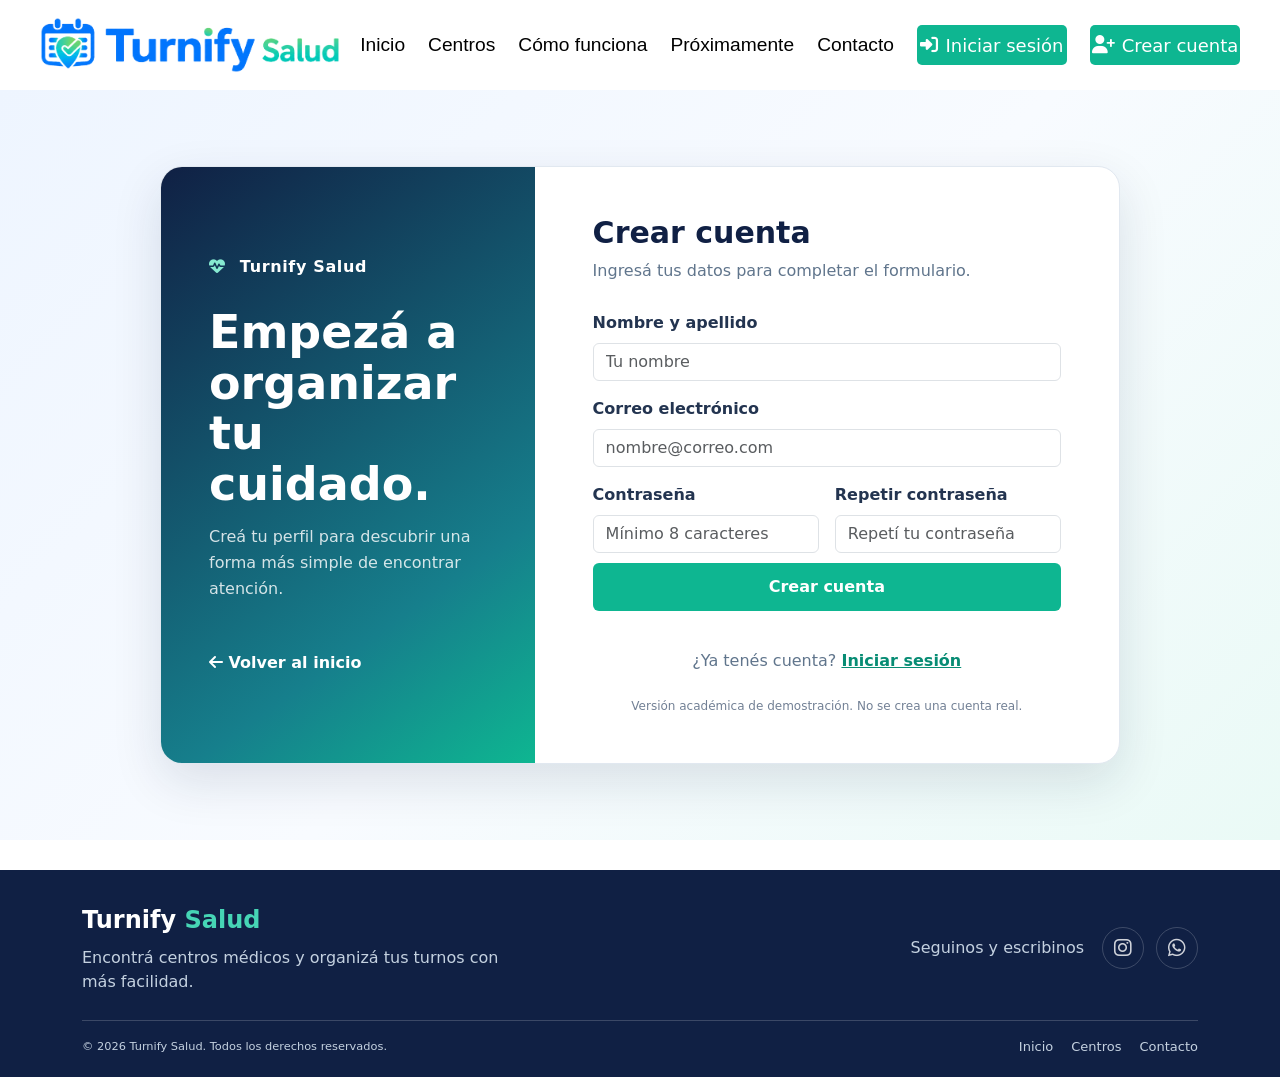
<file: pages/registro.html>
<!doctype html>
<html lang="es">
<head>
    <meta charset="utf-8">
    <meta name="viewport" content="width=device-width, initial-scale=1">
    <meta name="description" content="Creá una cuenta de demostración en Turnify Salud.">
    <title>Crear cuenta | Turnify Salud</title>
    <link href="https://cdn.jsdelivr.net/npm/bootstrap@5.3.8/dist/css/bootstrap.min.css" rel="stylesheet" integrity="sha384-sRIl4kxILFvY47J16cr9ZwB07vP4J8+LH7qKQnuqkuIAvNWLzeN8tE5YBujZqJLB" crossorigin="anonymous">
    <link rel="stylesheet" href="https://cdnjs.cloudflare.com/ajax/libs/font-awesome/6.5.2/css/all.min.css">
    <link rel="stylesheet" href="../styles/main.css">
</head>
<body>
    <!-- Barra de navegación compartida con el resto del sitio. -->
    <header>
    <nav class="site-nav" aria-label="Navegación principal">
        <a class="logo-link" href="../index.html" aria-label="Turnify Salud, inicio">
            <img class="logo-img" src="../img/logo-navbar.png" alt="Turnify Salud">
        </a>
        <ul class="site-nav-list">
            <li class="link-a"><a class="links" href="../index.html">Inicio</a></li>
            <li class="link-a"><a class="links" href="./centros.html">Centros</a></li>
            <li class="link-a"><a class="links" href="./como-funciona.html">Cómo funciona</a></li>
            <li class="link-a"><a class="links" href="../index.html#futuro">Próximamente</a></li>
            <li class="link-a"><a class="links" href="./contacto.html">Contacto</a></li>
            <li class="link-a"><a class="login-crear" href="./iniciar-sesion.html"><i class="fa-solid fa-right-to-bracket" aria-hidden="true"></i>Iniciar sesión</a></li>
            <li class="link-a"><a class="login-crear" href="./registro.html" aria-current="page"><i class="fa-solid fa-user-plus" aria-hidden="true"></i>Crear cuenta</a></li>
        </ul>
    </nav>
</header>

    <main class="auth-page">
        <div class="auth-layout auth-layout-register">
            <section class="auth-intro">
                <span class="auth-kicker"><i class="fa-solid fa-heart-pulse" aria-hidden="true"></i> Turnify Salud</span>
                <h1>Empezá a organizar tu cuidado.</h1>
                <p>Creá tu perfil para descubrir una forma más simple de encontrar atención.</p>
                <a class="auth-back-link" href="../index.html"><i class="fa-solid fa-arrow-left" aria-hidden="true"></i> Volver al inicio</a>
            </section>

            <section class="auth-card" aria-labelledby="register-title">
                <h2 id="register-title">Crear cuenta</h2>
                <p class="auth-subtitle">Ingresá tus datos para completar el formulario.</p>
                <!-- Formulario de demostración: la información no se transmite ni se almacena. -->
                <form data-auth-form="register">
                    <div class="mb-3">
                        <label class="form-label" for="register-name">Nombre y apellido</label>
                        <input class="form-control" id="register-name" name="name" autocomplete="name" placeholder="Tu nombre" required>
                    </div>
                    <div class="mb-3">
                        <label class="form-label" for="register-email">Correo electrónico</label>
                        <input class="form-control" id="register-email" name="email" type="email" autocomplete="email" placeholder="nombre@correo.com" required>
                    </div>
                    <div class="row g-3">
                        <div class="col-12 col-md-6">
                            <label class="form-label" for="register-password">Contraseña</label>
                            <input class="form-control" id="register-password" name="password" type="password" autocomplete="new-password" minlength="8" placeholder="Mínimo 8 caracteres" required>
                        </div>
                        <div class="col-12 col-md-6">
                            <label class="form-label" for="register-confirm">Repetir contraseña</label>
                            <input class="form-control" id="register-confirm" name="confirm-password" type="password" autocomplete="new-password" minlength="8" placeholder="Repetí tu contraseña" required>
                        </div>
                    </div>
                    <button class="btn btn-turnify auth-submit" type="submit">Crear cuenta</button>
                    <p class="form-feedback auth-feedback" data-auth-feedback aria-live="polite"></p>
                </form>
                <p class="auth-switch">¿Ya tenés cuenta? <a href="./iniciar-sesion.html">Iniciar sesión</a></p>
                <p class="auth-demo-note">Versión académica de demostración. No se crea una cuenta real.</p>
            </section>
        </div>
    </main>

    <footer class="site-footer">
    <div class="container">
        <div class="footer-main">
            <div class="footer-brand">
                <a class="footer-brand-name" href="../index.html">Turnify <span>Salud</span></a>
                <p>Encontrá centros médicos y organizá tus turnos con más facilidad.</p>
            </div>
            <div class="footer-social" aria-label="Redes sociales">
                <span class="footer-social-label">Seguinos y escribinos</span>
                <a class="footer-social-link" href="#" aria-label="Instagram, enlace pendiente" aria-disabled="true" title="Enlace pendiente" data-social-placeholder><i class="fa-brands fa-instagram" aria-hidden="true"></i></a>
                <a class="footer-social-link" href="#" aria-label="WhatsApp, enlace pendiente" aria-disabled="true" title="Enlace pendiente" data-social-placeholder><i class="fa-brands fa-whatsapp" aria-hidden="true"></i></a>
            </div>
        </div>
        <div class="footer-bottom">
            <small>© 2026 Turnify Salud. Todos los derechos reservados.</small>
            <ul class="footer-links" aria-label="Enlaces del pie de página">
                <li><a href="../index.html">Inicio</a></li>
                <li><a href="./centros.html">Centros</a></li>
                <li><a href="./contacto.html">Contacto</a></li>
            </ul>
        </div>
    </div>
</footer>
    <script src="https://cdn.jsdelivr.net/npm/bootstrap@5.3.8/dist/js/bootstrap.bundle.min.js" integrity="sha384-FKyoEForCGlyvwx9Hj09JcYn3nv7wiPVlz7YYwJrWVcXK/BmnVDxM+D2scQbITxI" crossorigin="anonymous"></script>
    <script src="../JavaScript/main.js" defer></script>
</body>
</html>
</file>
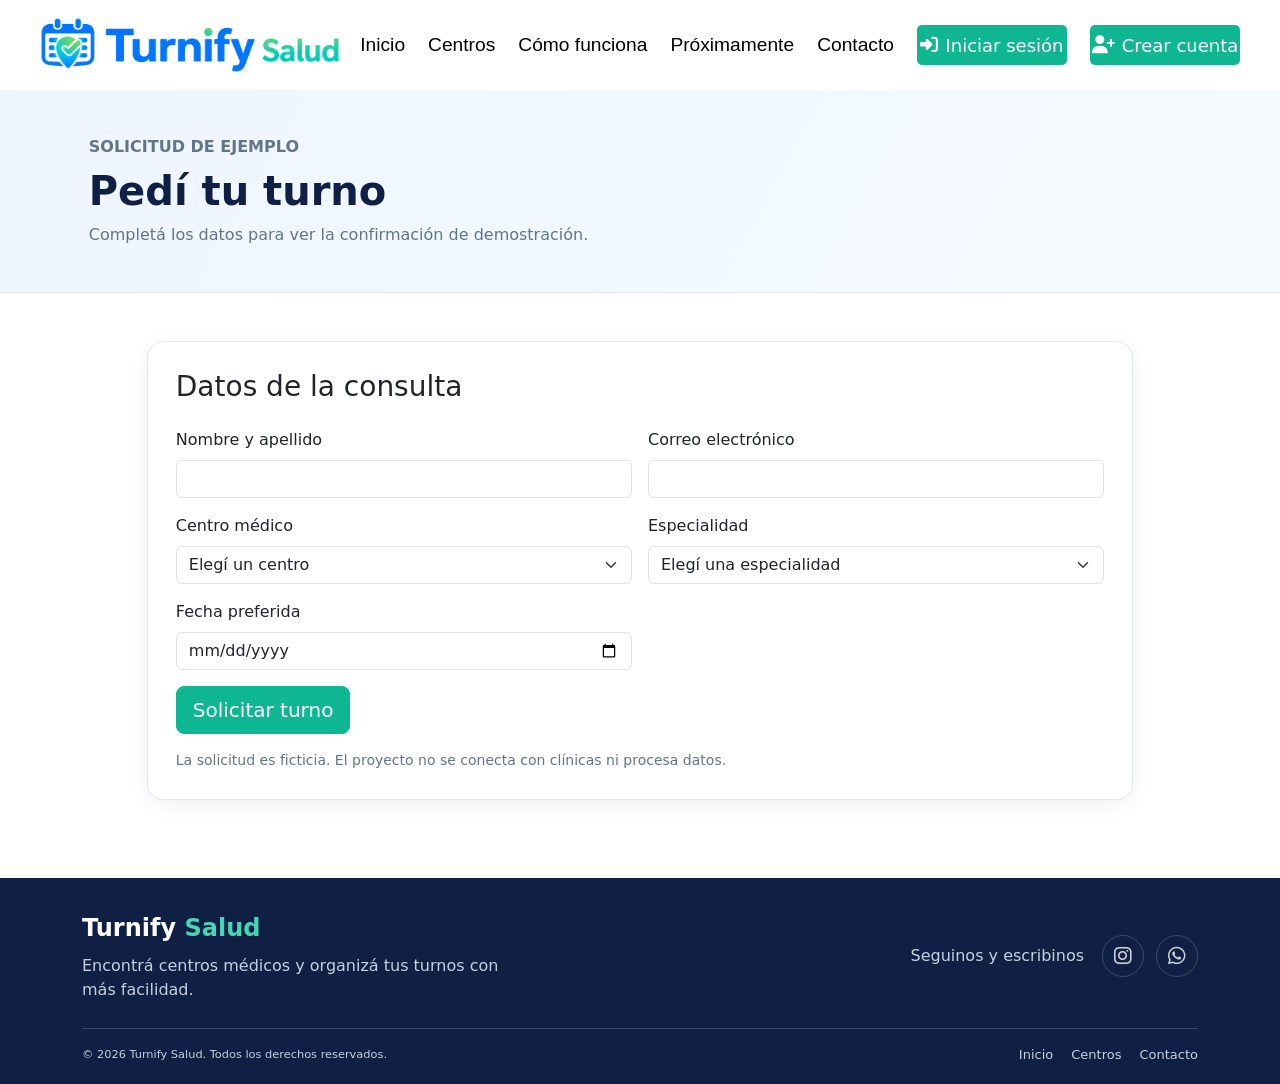
<file: pages/sacar-turno.html>
<!doctype html>
<html lang="es">
<head>
    <!-- Metadatos y recursos de Bootstrap, íconos y estilos del proyecto. -->
    <meta charset="utf-8"><meta name="viewport" content="width=device-width, initial-scale=1">
    <meta name="description" content="Completá una solicitud de turno de demostración en Turnify Salud.">
    <title>Sacar turno | Turnify Salud</title>
    <link href="https://cdn.jsdelivr.net/npm/bootstrap@5.3.8/dist/css/bootstrap.min.css" rel="stylesheet" integrity="sha384-sRIl4kxILFvY47J16cr9ZwB07vP4J8+LH7qKQnuqkuIAvNWLzeN8tE5YBujZqJLB" crossorigin="anonymous">
    <link rel="stylesheet" href="https://cdnjs.cloudflare.com/ajax/libs/font-awesome/6.5.2/css/all.min.css"><link rel="stylesheet" href="../styles/main.css">
</head>
<body>
    <!-- Barra de navegación común a las cuatro páginas. -->
    <header>
    <nav class="site-nav" aria-label="Navegación principal">
        <a class="logo-link" href="../index.html" aria-label="Turnify Salud, inicio">
            <img class="logo-img" src="../img/logo-navbar.png" alt="Turnify Salud">
        </a>
        <ul class="site-nav-list">
            <li class="link-a"><a class="links" href="../index.html">Inicio</a></li>
            <li class="link-a"><a class="links" href="./centros.html">Centros</a></li>
            <li class="link-a"><a class="links" href="./como-funciona.html">Cómo funciona</a></li>
            <li class="link-a"><a class="links" href="../index.html#futuro">Próximamente</a></li>
            <li class="link-a"><a class="links" href="./contacto.html">Contacto</a></li>
            <li class="link-a"><a class="login-crear" href="./iniciar-sesion.html"><i class="fa-solid fa-right-to-bracket" aria-hidden="true"></i>Iniciar sesión</a></li>
            <li class="link-a"><a class="login-crear" href="./registro.html"><i class="fa-solid fa-user-plus" aria-hidden="true"></i>Crear cuenta</a></li>
        </ul>
    </nav>
</header>

    <main>
        <!-- Encabezado de la pantalla de solicitud. -->
        <section class="page-hero"><div class="container"><p class="text-turnify fw-bold text-uppercase mb-2">Solicitud de ejemplo</p><h1>Pedí tu turno</h1><p class="muted-copy mb-0">Completá los datos para ver la confirmación de demostración.</p></div></section>

        <!-- Formulario con validación nativa HTML y mensaje controlado por JavaScript. -->
        <section class="container content-section"><div class="form-card">
            <h2 class="h3 mb-4">Datos de la consulta</h2>
            <form data-booking-form>
                <div class="row g-3">
                    <div class="col-12 col-md-6"><label class="form-label" for="paciente">Nombre y apellido</label><input class="form-control" id="paciente" name="paciente" autocomplete="name" required></div>
                    <div class="col-12 col-md-6"><label class="form-label" for="correo">Correo electrónico</label><input class="form-control" id="correo" name="correo" type="email" autocomplete="email" required></div>
                    <div class="col-12 col-md-6"><label class="form-label" for="centro">Centro médico</label><select class="form-select" id="centro" name="centro" required><option value="">Elegí un centro</option><option value="avellaneda">Centro Médico Avellaneda</option><option value="quilmes">Modelo de Quilmes</option><option value="lanus">Sanatorio Modelo Lanús</option><option value="dominico">Investigaciones del Sur</option></select></div>
                    <div class="col-12 col-md-6"><label class="form-label" for="especialidad-turno">Especialidad</label><select class="form-select" id="especialidad-turno" name="especialidad" required><option value="">Elegí una especialidad</option><option>Clínica médica</option><option>Pediatría</option><option>Cardiología</option><option>Odontología</option><option>Traumatología</option></select></div>
                    <div class="col-12 col-md-6"><label class="form-label" for="fecha">Fecha preferida</label><input class="form-control" id="fecha" name="fecha" type="date" required></div>
                    <div class="col-12"><button class="btn btn-turnify btn-lg" type="submit">Solicitar turno</button></div>
                </div>
                <p class="form-feedback mt-3 mb-0" data-form-feedback aria-live="polite"></p>
            </form>
            <p class="small muted-copy mt-3 mb-0">La solicitud es ficticia. El proyecto no se conecta con clínicas ni procesa datos.</p>
        </div></section>
    </main>
    <footer class="site-footer">
    <div class="container">
        <div class="footer-main">
            <div class="footer-brand">
                <a class="footer-brand-name" href="../index.html">Turnify <span>Salud</span></a>
                <p>Encontrá centros médicos y organizá tus turnos con más facilidad.</p>
            </div>
            <div class="footer-social" aria-label="Redes sociales">
                <span class="footer-social-label">Seguinos y escribinos</span>
                <a class="footer-social-link" href="#" aria-label="Instagram, enlace pendiente" aria-disabled="true" title="Enlace pendiente" data-social-placeholder><i class="fa-brands fa-instagram" aria-hidden="true"></i></a>
                <a class="footer-social-link" href="#" aria-label="WhatsApp, enlace pendiente" aria-disabled="true" title="Enlace pendiente" data-social-placeholder><i class="fa-brands fa-whatsapp" aria-hidden="true"></i></a>
            </div>
        </div>
        <div class="footer-bottom">
            <small>© 2026 Turnify Salud. Todos los derechos reservados.</small>
            <ul class="footer-links" aria-label="Enlaces del pie de página">
                <li><a href="../index.html">Inicio</a></li>
                <li><a href="./centros.html">Centros</a></li>
                <li><a href="./contacto.html">Contacto</a></li>
            </ul>
        </div>
    </div>
</footer>
    <script src="https://cdn.jsdelivr.net/npm/bootstrap@5.3.8/dist/js/bootstrap.bundle.min.js" integrity="sha384-FKyoEForCGlyvwx9Hj09JcYn3nv7wiPVlz7YYwJrWVcXK/BmnVDxM+D2scQbITxI" crossorigin="anonymous"></script><script src="../JavaScript/main.js" defer></script>
</body>
</html>
</file>
<file: styles/main.css>
/* BASE Y NAVEGACIÓN: REINICIO, TIPOGRAFÍA Y BARRA PRINCIPAL. */
 * {
     margin: 0;
     padding: 0;
     box-sizing: border-box;

 }

.site-nav-list li {
    list-style: none;
    font-size: larger;
}

.links {
    color: black;
    text-decoration: none;
    font-family: 'Poppins', sans-serif;
}
.links:hover, .links.active {
    color: rgb(14, 182, 145);
}

.site-nav-list {
    display: flex;
    align-items: center;
    list-style: none;
    margin: 15px 0;
    padding: 0;
    gap: clamp(12px, 1.8vw, 28px);
}

.site-nav {
    display: flex;
    justify-content: space-between;
    align-items: center;
    min-height: 80px;
    padding: 10px 40px;
    background: #fff;
}

 .login-crear {
     width: 150px;
     height: 40px;
     background-color: rgb(14, 182, 145);
     color: white;
     border: none;
     border-radius: 5px;
     font-size: 18px;
     cursor: pointer;
     display: inline-flex;
     align-items: center;
     justify-content: center;
     gap: 7px;
     text-decoration: none;
 }

 .login-crear:hover {
     color: white;
     opacity: 0.8;
 }

.logo-link {
    display: block;
    flex: 0 0 clamp(200px, 24vw, 300px);
}

.logo-img {
    display: block;
    width: 100%;
    height: auto;
    max-height: 58px;
    object-fit: contain;
}

 .text-accesos {
     font-size: 15px;
     color: rgb(91, 163, 234);
     margin-top: 20px;
 }

 .section-home {
     position: relative;
     overflow: hidden;
     min-height: 100vh;
     background-image: url("../img/fondo-seccion (2).png");
     background-size: cover;
     background-position: center;
     background-repeat: no-repeat;

 }

 .women {
     position: absolute;
     right: -40px;
     bottom: 160px;
     width: 680px;
     -webkit-mask-image: linear-gradient(to bottom, #000 0%, #000 74%, transparent 100%);
     mask-image: linear-gradient(to bottom, #000 0%, #000 74%, transparent 100%);
 }




 .div-container {
     display: flex;
     flex-direction: column;
     gap: 20px;
     padding: 20px;
     margin-left: 60px;
 }

 .h1-title {
     font-size: 50px;
     color: black;
     width: 500px;
     font-family: 'Poppins', sans-serif;

 }

 .div-text {
     display: flex;
     flex-direction: column;
     gap: 10px;
     font-family: 'Poppins', sans-serif;
 }

 .prioridad {
     font-size: 50px;
     color: blue;
     width: 500px;
     font-family: 'Poppins', sans-serif;
 }

 .text-inicio {
     font-size: 20px;
     color: gray;
     width: 500px;
     font-family: 'Poppins', sans-serif;
 }

 .btn-centros {
     width: 300px;
     height: 50px;
     background-color: rgb(14, 182, 145);
     color: white;
     border: none;
     border-radius: 5px;
     font-size: 18px;
     font-family: 'Poppins', sans-serif;
     cursor: pointer;
     font-size: 18px;
     border-radius: 14px;

 }

 .btn-centros:hover {
     color: white;
     opacity: 0.8;
 }


 .cards {
     display: flex;
     gap: 38px;

 }

 .cards p {
     text-align: center;
     font-family: 'Poppins', sans-serif;
     color: gray;
 }

 .cards img {
     width: 70px;
     border-radius: 20%;
     border: 2px solid rgb(235, 249, 253);
     background-color: rgb(235, 249, 253);
 }

 .card {
     width: 180px;
     min-height: 250px;

     padding: 25px;
     border-radius: 20px;
     background: #fbfbfb;

     display: flex;
     flex-direction: column;
     align-items: center;
     justify-content: space-between;
 }

/* Tarjetas de acceso rápido: títulos centrados y siempre dentro de cada tarjeta. */
.cards { gap: 24px; }
.cards > .card { width: 225px; min-width: 0; padding: 22px 16px; gap: 16px; border: 1px solid #e1e8f0; box-shadow: 0 8px 24px rgb(16 32 68 / 7%); }
.cards > .card h3 { max-width: 100%; margin: 0; color: #102044; font-size: clamp(19px, 1.6vw, 24px); line-height: 1.2; text-align: center; overflow-wrap: anywhere; }
.cards > .card p { margin: 0; font-size: 15px; line-height: 1.5; }
.cards > .card img { flex: 0 0 82px; width: 82px; height: 82px; object-fit: contain; }

 .btn-cards {
     width: 45px;
     height: 45px;
     border-radius: 50%;
     border: none;
     color: blue;
     cursor: pointer;
     background-color: rgb(168, 235, 253);
     border: 2px solid rgb(235, 249, 253);
 }

 .btn-cards:hover {
     color: white;
     background-color: rgb(14, 182, 145);
     border: none;
 }

 .centros-destacados {
    padding: 70px 6%;
    background-color: white;
    text-align: center;
}

.centros-destacados h2 {
    font-size: 32px;
    color: #102044;
    margin-bottom: 10px;
}

.linea-titulo {
    width: 70px;
    height: 3px;
    background-color: #3a8dff;
    margin: 0 auto 40px;
    border-radius: 10px;
}
.contenedor-centros {
    max-width: 1400px;
    margin: auto;

    display: grid;

    grid-template-columns: repeat(4, 1fr);

    gap: 25px;
}
.card-centro {
    background-color: white;

    border: 1px solid #e5e9f2;

    border-radius: 15px;

    overflow: hidden;

    text-align: left;

    box-shadow: 0 5px 20px rgba(0, 0, 0, 0.06);

    transition: 0.3s;
    display: flex;
    flex-direction: column;
}
.card-centro:hover {
    transform: translateY(-8px);

    box-shadow: 0 12px 30px rgba(0, 0, 0, 0.12);
}
.contenedor-imagen {
    position: relative;
    height: 190px;
}

.contenedor-imagen img {
    width: 100%;
    height: 100%;

    object-fit: cover;
}
.favorito {
    position: absolute;

    top: 12px;
    right: 12px;

    width: 35px;
    height: 35px;

    border: none;
    border-radius: 50%;

    background-color: white;

    color: #1888ff;

    font-size: 22px;

    cursor: pointer;

    box-shadow: 0 2px 8px rgba(0, 0, 0, 0.15);
}
.info-centro {
    padding: 20px;
    display: flex;
    flex: 1;
    flex-direction: column;
}

.info-centro h3 {
    margin-bottom: 10px;

    color: #112044;

    font-size: 20px;
}

.ubicacion {
    color: #7b8495;

    font-size: 14px;

    margin-bottom: 10px;
}

.rating {
    color: #f4a700;

    margin-bottom: 12px;

    font-size: 14px;
}

.rating span {
    color: #7b8495;
}

.especialidades {
    color: #555;

    font-size: 14px;

    line-height: 1.5;

    margin-bottom: 20px;
}
.btn-turnos {
    width: 100%;

    padding: 13px;

    border: none;

    border-radius: 8px;

    background-color: #11b890;

    color: white;

    font-weight: 600;

    cursor: pointer;

    transition: 0.3s;
    margin-top: auto;
}

.btn-turnos:hover {
    background-color: #079b79;
}
.btn-ver-centros {
    margin-top: 35px;

    padding: 13px 30px;

    background-color: white;

    color: #1684ff;

    border: 1px solid #1684ff;

    border-radius: 8px;

    cursor: pointer;

    font-weight: 600;

    transition: 0.3s;
}

.btn-ver-centros:hover {
    background-color: #1684ff;

    color: white;
}
.turno-card {
    width: 90%;
    max-width: 1120px;
    margin: 40px auto;

    background-color: #f5f8fc;

    border: 1px solid #dce7f1;
    border-radius: 25px;

    padding: 42px 50px 35px;

    box-sizing: border-box;
}


/* =========================
   TITULO
========================= */

.turno-header {
    text-align: center;
    margin-bottom: 30px;
}

.turno-header h1 {
    color: #00305a;
    font-size: 32px;
    font-weight: 700;
    margin: 0 0 10px;
}

.turno-header p {
    color: #60758c;
    font-size: 17px;
    margin: 0;
}


/* =========================
   FORMULARIO
========================= */

.turno-form {
    display: grid;

    grid-template-columns:
        minmax(250px, 1fr)
        minmax(250px, 1fr)
        208px;

    gap: 15px;

    align-items: stretch;
}


/* CONTENEDOR INPUT */

.turno-field {
    background-color: white;

    border: 1px solid #d7e1eb;
    border-radius: 15px;

    padding: 12px 17px 9px;

    display: flex;
    flex-direction: column;

    transition: border-color 0.2s, box-shadow 0.2s;
}

.turno-field:focus-within {
    border-color: #1ba36c;

    box-shadow:
        0 0 0 3px rgba(27, 163, 108, 0.08);
}


/* LABEL */

.turno-field label {
    color: #173651;

    font-size: 14px;
    font-weight: 600;

    margin-bottom: 3px;
}


/* INPUT Y SELECT */

.turno-field input,
.turno-field select {
    width: 100%;

    border: none;
    outline: none;

    background: transparent;

    color: #60758c;

    font-size: 16px;

    padding: 2px 0;

    box-sizing: border-box;
}

.turno-field input::placeholder {
    color: #9aabc0;
}


/* SELECT */

.turno-field select {
    color: #9aabc0;
    cursor: pointer;
}


/* =========================
   UBICACION
========================= */

.input-location {
    display: flex;
    align-items: center;
}

.input-location input {
    flex: 1;
}

.input-location i {
    color: #9aabc0;
    font-size: 18px;
    margin-left: 10px;
}


/* =========================
   BOTON
========================= */

.buscar-turno {
    border: none;

    border-radius: 15px;

    background-color: #18a36d;
    color: white;

    font-size: 18px;
    font-weight: 600;

    padding: 0 25px;

    cursor: pointer;

    display: flex;
    align-items: center;
    justify-content: center;
    gap: 12px;

    transition:
        background-color 0.2s,
        transform 0.2s;
}

.buscar-turno:hover {
    background-color: #12865a;
}

.buscar-turno:active {
    transform: scale(0.98);
}

.buscar-turno i {
    font-size: 17px;
}


/* =========================
   BUSQUEDAS POPULARES
========================= */

.turno-popular {
    margin-top: 25px;

    display: flex;
    align-items: center;

    gap: 12px;

    flex-wrap: wrap;
}

.turno-popular span {
    color: #60758c;
    font-size: 15px;
}


/* PILLS */

.pill {
    border: none;

    background-color: #eaf3fd;

    color: #1264b7;

    padding: 8px 19px;

    border-radius: 100px;

    font-size: 15px;

    cursor: pointer;

    transition:
        background-color 0.2s,
        transform 0.2s;
}

.pill:hover {
    background-color: #d8eafb;
    transform: translateY(-1px);
}
.especialidades {
    background-color: #ffffff;
    padding: 60px 20px;

}
.especialedades-container{
    max-width: 1200px;
    margin: 0 auto;
}
.especialidades-header{
    text-align: center;
    margin-bottom: 35px;
}
.especialidades-header h2{
    margin: 0;
    color: #101a3b;
    font-size: 30px;
    font-weight: 700;
}
.titulo-decoracion{
    display: flex;
    justify-content: center;
    align-items: center;
    gap: 7px;
    margin-top: 10px;
    color: #2384ff;
}
.titulo-decoracion span{
    width: 25px;
    height: 2px;
    background-color: #b9d7ff;
}
.especialidades-grid{
    display: grid;
    grid-template-columns: repeat(8, 1fr);
    gap: 25px;
}
.especialidad-card{
    text-align: center;
}
.especialidad-icono{
    width: 85px;
    height: 85px;
    margin: 0 auto 14px;
    border-radius: 50%;
    background-color: #eef5ff;
    color: #2384ff;
    display: flex;
    justify-content: center;
    align-items: center;
    font-size: 36px;
}
.especialides-card h3{
    margin: 0 0 7px;
    color: #111a38;
    font-size: 15px;
    font-weight: 700;
}
.especialidades-card p{
    margin: 0;
    color: #6b6f7b;
    font-size: 13px;
}
@media (max-width: 1000px){
    .especialidades-grid{
        grid-template-columns: repeat(4, 1fr);
    }
}
@media (max-width: 1000px){
    .especialidades-grid{
        grid-template-columns: repeat(2, 1fr);
    }
}

/* Turnify: ajustes pequeños para conservar el diseño original y completar Bootstrap. */
.btn-centros,
.btn-ver-centros {
    display: inline-flex;
    align-items: center;
    justify-content: center;
    text-decoration: none;
}

.btn-cards { display: grid; place-items: center; text-decoration: none; }
.btn-turnos { display: block; text-align: center; text-decoration: none; }
.favorito[aria-pressed="true"] { color: #e44269; }
.search-status { min-height: 1.4rem; color: #60758c; }
.turno-search-section { min-height: 0; overflow: visible; background: #fff; }
.turno-card { margin-block: 40px; }
.centros-carousel-controls, .quick-carousel-controls { display: none; }

/* Formularios de ingreso y registro de demostración. */
.auth-page {
    min-height: calc(100vh - 150px);
    display: grid;
    place-items: center;
    padding: 54px 20px;
    background: linear-gradient(135deg, #eef5ff 0%, #f8fbff 52%, #eafaf6 100%);
}
.auth-layout {
    width: min(100%, 960px);
    display: grid;
    grid-template-columns: minmax(0, .85fr) minmax(0, 1.15fr);
    overflow: hidden;
    border: 1px solid #e1e8f0;
    border-radius: 22px;
    background: #fff;
    box-shadow: 0 18px 50px rgb(16 32 68 / 12%);
}
.auth-intro {
    display: flex;
    flex-direction: column;
    justify-content: center;
    padding: 48px;
    color: #fff;
    background: linear-gradient(145deg, #102044, #167f8c 72%, #0eb691);
}
.auth-kicker { margin-bottom: 28px; font-weight: 700; letter-spacing: .04em; }
.auth-kicker i { margin-right: 8px; color: #86ead1; }
.auth-intro h1 { max-width: 360px; margin-bottom: 14px; font-size: clamp(32px, 4vw, 46px); font-weight: 750; line-height: 1.1; }
.auth-intro p { max-width: 340px; color: rgb(255 255 255 / 82%); line-height: 1.65; }
.auth-back-link { width: fit-content; margin-top: 32px; color: #fff; font-weight: 600; text-decoration: none; }
.auth-back-link:hover { color: #a7f2df; }
.auth-card { padding: 48px clamp(28px, 5vw, 58px); }
.auth-card h2 { margin-bottom: 8px; color: #102044; font-size: 30px; font-weight: 700; }
.auth-subtitle { margin-bottom: 28px; color: #60758c; }
.auth-card .form-label { color: #233450; font-weight: 600; }
.auth-submit { width: 100%; min-height: 48px; margin-top: 10px; border: 0; font-weight: 700; }
.auth-feedback { min-height: 1.4rem; margin-bottom: 0; }
.auth-switch { margin: 16px 0 0; color: #60758c; text-align: center; }
.auth-switch a { color: #078c74; font-weight: 700; }
.auth-demo-note { margin: 24px 0 0; color: #728095; font-size: 12px; text-align: center; }
.auth-layout-register { grid-template-columns: minmax(0, .78fr) minmax(0, 1.22fr); }

/* El directorio sigue usando la paleta azul y verde de la página original. */
.page-hero {
    padding: 45px 6%;
    background: linear-gradient(120deg, #eef5ff, #f5fbff);
    border-bottom: 1px solid #e1ebf5;
}
.page-hero h1 { color: #102044; font-weight: 700; }
.page-hero p { color: #60758c; }
.content-section { padding: 48px 6%; }
.centers-page-section.container { max-width: 1500px; padding-right: 12px; padding-left: 12px; }
.section-heading { margin-bottom: 28px; text-align: center; }
.section-heading h2 { color: #102044; font-weight: 700; }
.section-heading p, .muted-copy { color: #60758c; }
.site-header { background: #fff; box-shadow: 0 2px 12px rgb(16 32 68 / 8%); }
.navbar-brand img { width: 300px; height: auto; }
.navbar .nav-link { color: #17233c; font-weight: 600; }
.navbar .nav-link:hover, .navbar .nav-link.active { color: rgb(14, 182, 145); }
.navbar .btn-turnify,
.btn-turnify { background: rgb(14, 182, 145); border-color: rgb(14, 182, 145); color: #fff; }
.navbar .btn-turnify:hover,
.btn-turnify:hover { background: #079b79; border-color: #079b79; color: #fff; }
.form-control:focus, .form-select:focus { border-color: rgb(14, 182, 145); box-shadow: 0 0 0 .2rem rgb(14 182 145 / 15%); }
.form-card, .step-card { padding: 28px; border: 1px solid #e1e8f0; border-radius: 16px; background: #fff; box-shadow: 0 5px 20px rgb(0 0 0 / 6%); }
.step-number { display: inline-grid; width: 42px; height: 42px; place-items: center; margin-bottom: 12px; border-radius: 50%; background: #e5f8f3; color: #079b79; font-weight: 700; }
.center-card { display: flex; width: 100%; min-height: 0; height: 100%; flex-direction: column; align-items: stretch; justify-content: flex-start; overflow: hidden; padding: 0; border: 1px solid #e5e9f2; border-radius: 15px; box-shadow: 0 5px 20px rgb(0 0 0 / 6%); }
.center-card > img { display: block; width: 100%; height: 200px; flex: 0 0 200px; object-fit: cover; }
.center-card .card-body { display: flex; flex: 1; flex-direction: column; align-items: flex-start; }
.center-card .btn-turnify { width: 100%; margin-top: auto; text-align: center; }
.favorite-button { position: absolute; top: 12px; right: 12px; width: 36px; height: 36px; border: 0; border-radius: 50%; background: #fff; color: #1684ff; font-size: 22px; }
.favorite-button[aria-pressed="true"] { color: #e44269; }
.site-footer { margin-top: 30px; padding: 0; background: #102044; color: #fff; }
.footer-main { display: flex; align-items: center; justify-content: space-between; gap: 28px; padding: 32px 0 26px; }
.footer-brand-name { color: #fff; font-size: 24px; font-weight: 750; text-decoration: none; }
.footer-brand-name span { color: #46d5b5; }
.footer-brand p { max-width: 420px; margin: 8px 0 0; color: #c4d1e0; }
.footer-social { display: flex; align-items: center; gap: 12px; }
.footer-social-label { margin-right: 6px; color: #c4d1e0; }
.footer-social-link { display: inline-grid; width: 42px; height: 42px; place-items: center; border: 1px solid rgb(255 255 255 / 24%); border-radius: 50%; color: #fff; font-size: 20px; text-decoration: none; transition: .2s ease; }
.footer-social-link:hover { border-color: #46d5b5; background: #46d5b5; color: #102044; }
.footer-social-link[aria-disabled="true"] { cursor: not-allowed; opacity: .8; }
.footer-bottom { display: flex; align-items: center; justify-content: space-between; gap: 18px; padding: 16px 0 20px; border-top: 1px solid rgb(255 255 255 / 18%); color: #c4d1e0; font-size: 13px; }
.footer-links { display: flex; flex-wrap: wrap; gap: 18px; margin: 0; padding: 0; list-style: none; }
.footer-links a { color: #c4d1e0; text-decoration: none; }
.footer-links a:hover { color: #46d5b5; }
.especialidades-container { max-width: 1200px; margin: 0 auto; }
.especialidad-card h3 { margin: 0 0 7px; color: #111a38; font-size: 15px; font-weight: 700; }
.especialidad-card p { margin: 0; color: #6b6f7b; font-size: 13px; }

/* Sección de próximos pasos para presentar la visión futura del proyecto. */
.roadmap-section { padding: 64px 20px; background: linear-gradient(145deg, #f3fbf9, #f3f7ff); }
.roadmap-container { max-width: 1160px; margin: 0 auto; }
.roadmap-heading { max-width: 720px; margin: 0 auto 34px; text-align: center; }
.roadmap-kicker { display: inline-flex; align-items: center; gap: 8px; margin-bottom: 12px; color: #078c74; font-size: 14px; font-weight: 700; }
.roadmap-heading h2 { margin: 0 0 12px; color: #102044; font-size: clamp(28px, 4vw, 38px); font-weight: 750; }
.roadmap-heading p { margin: 0; color: #60758c; line-height: 1.65; }
.roadmap-grid { display: grid; grid-template-columns: repeat(2, minmax(0, 1fr)); gap: 16px; }
.roadmap-card { display: flex; align-items: flex-start; gap: 16px; padding: 22px; border: 1px solid #e1e8f0; border-radius: 16px; background: #fff; box-shadow: 0 5px 20px rgb(16 32 68 / 5%); }
.roadmap-icon { display: grid; width: 46px; height: 46px; flex: 0 0 46px; place-items: center; border-radius: 14px; background: #e5f8f3; color: #078c74; font-size: 19px; }
.roadmap-status { display: inline-block; margin-bottom: 7px; color: #078c74; font-size: 11px; font-weight: 700; letter-spacing: .06em; text-transform: uppercase; }
.roadmap-card h3 { margin: 0 0 7px; color: #102044; font-size: 18px; font-weight: 700; }
.roadmap-card p { margin: 0; color: #60758c; font-size: 14px; line-height: 1.6; }
.roadmap-note { display: flex; align-items: flex-start; gap: 10px; margin: 22px 0 0; padding: 14px 16px; border-radius: 12px; background: #e8f3ff; color: #345271; font-size: 13px; line-height: 1.55; }
.roadmap-note i { margin-top: 3px; color: #2375b9; }

/* Reacomoda el diseño original para que se pueda usar en tablet y celular. */
@media (max-width: 1000px) {
    .contenedor-centros { grid-template-columns: repeat(2, minmax(0, 1fr)); }
    .cards { flex-wrap: wrap; }
    .women { width: 52%; }
    .turno-form { grid-template-columns: repeat(2, minmax(0, 1fr)); }
    .buscar-turno { min-height: 54px; }
}

@media (max-width: 700px) {
    .site-nav { min-height: 0; padding: 10px 18px; flex-wrap: wrap; justify-content: center; }
    .site-nav-list { gap: 12px; margin: 8px 0; flex-wrap: wrap; justify-content: center; }
    .logo-link { flex-basis: min(70vw, 260px); }
    .logo-img { max-height: 52px; }
    .login-crear { width: auto; padding: 0 12px; font-size: 15px; }
    .section-home { min-height: 0; }
    .div-container { margin-left: 0; padding: 24px; }
    .cards {
        flex-wrap: nowrap;
        gap: 16px;
        margin-inline: -24px;
        padding: 0 24px 14px;
        overflow-x: auto;
        scroll-snap-type: x mandatory;
        scroll-padding-inline: 24px;
        overscroll-behavior-inline: contain;
        scrollbar-width: none;
    }
    .cards > .card { flex: 0 0 min(76vw, 260px); width: min(76vw, 260px); }
    .cards::-webkit-scrollbar { display: none; }
    .cards > .card { flex: 0 0 min(76vw, 260px); width: min(76vw, 260px); scroll-snap-align: start; }
    .quick-carousel-controls { display: flex; align-items: center; justify-content: center; gap: 16px; margin-top: -6px; }
    .h1-title, .prioridad, .text-inicio { width: auto; }
    .h1-title, .prioridad { font-size: clamp(34px, 9vw, 50px); }
    .text-inicio { font-size: 18px; }
    .women { position: relative; right: auto; bottom: auto; display: block; width: min(82vw, 340px); margin-left: auto; }
    /* Carrusel táctil: cada tarjeta ocupa casi todo el ancho del teléfono. */
    .contenedor-centros {
        display: flex;
        gap: 16px;
        width: auto;
        margin-inline: -6vw;
        padding: 0 6vw 16px;
        overflow-x: auto;
        scroll-snap-type: x mandatory;
        scroll-padding-inline: 6vw;
        overscroll-behavior-inline: contain;
        scrollbar-width: none;
    }
    .contenedor-centros::-webkit-scrollbar { display: none; }
    .card-centro { flex: 0 0 min(84vw, 340px); min-width: 0; scroll-snap-align: center; }
    .centros-carousel-controls { display: flex; align-items: center; justify-content: center; gap: 16px; margin-top: 14px; }
    .carousel-arrow { display: grid; width: 42px; height: 42px; place-items: center; border: 1px solid #cfe0ee; border-radius: 50%; background: #fff; color: #137c87; }
    .carousel-arrow:hover, .carousel-arrow:focus-visible { border-color: #0eb691; background: #eafaf6; }
    .carousel-hint { color: #60758c; font-size: 13px; }
    .turno-card { width: 94%; padding: 25px 20px; }
    .turno-form { grid-template-columns: 1fr; }
    .especialidades-grid { grid-template-columns: repeat(2, minmax(0, 1fr)); gap: 18px; }
    .form-card, .step-card { padding: 22px; }
    .auth-page { min-height: auto; padding: 24px 14px; }
    .auth-layout, .auth-layout-register { grid-template-columns: 1fr; border-radius: 18px; }
    .auth-intro { padding: 28px 26px; }
    .auth-kicker { margin-bottom: 14px; }
    .auth-intro h1 { font-size: 32px; }
    .auth-back-link { margin-top: 14px; }
    .auth-card { padding: 30px 24px; }
    .footer-main, .footer-bottom { align-items: flex-start; flex-direction: column; }
    .footer-social { flex-wrap: wrap; }
    .footer-links { gap: 12px; }
    .roadmap-section { padding: 48px 18px; }
    .roadmap-grid { grid-template-columns: 1fr; }
    .roadmap-card { padding: 18px; }
}
</file>
